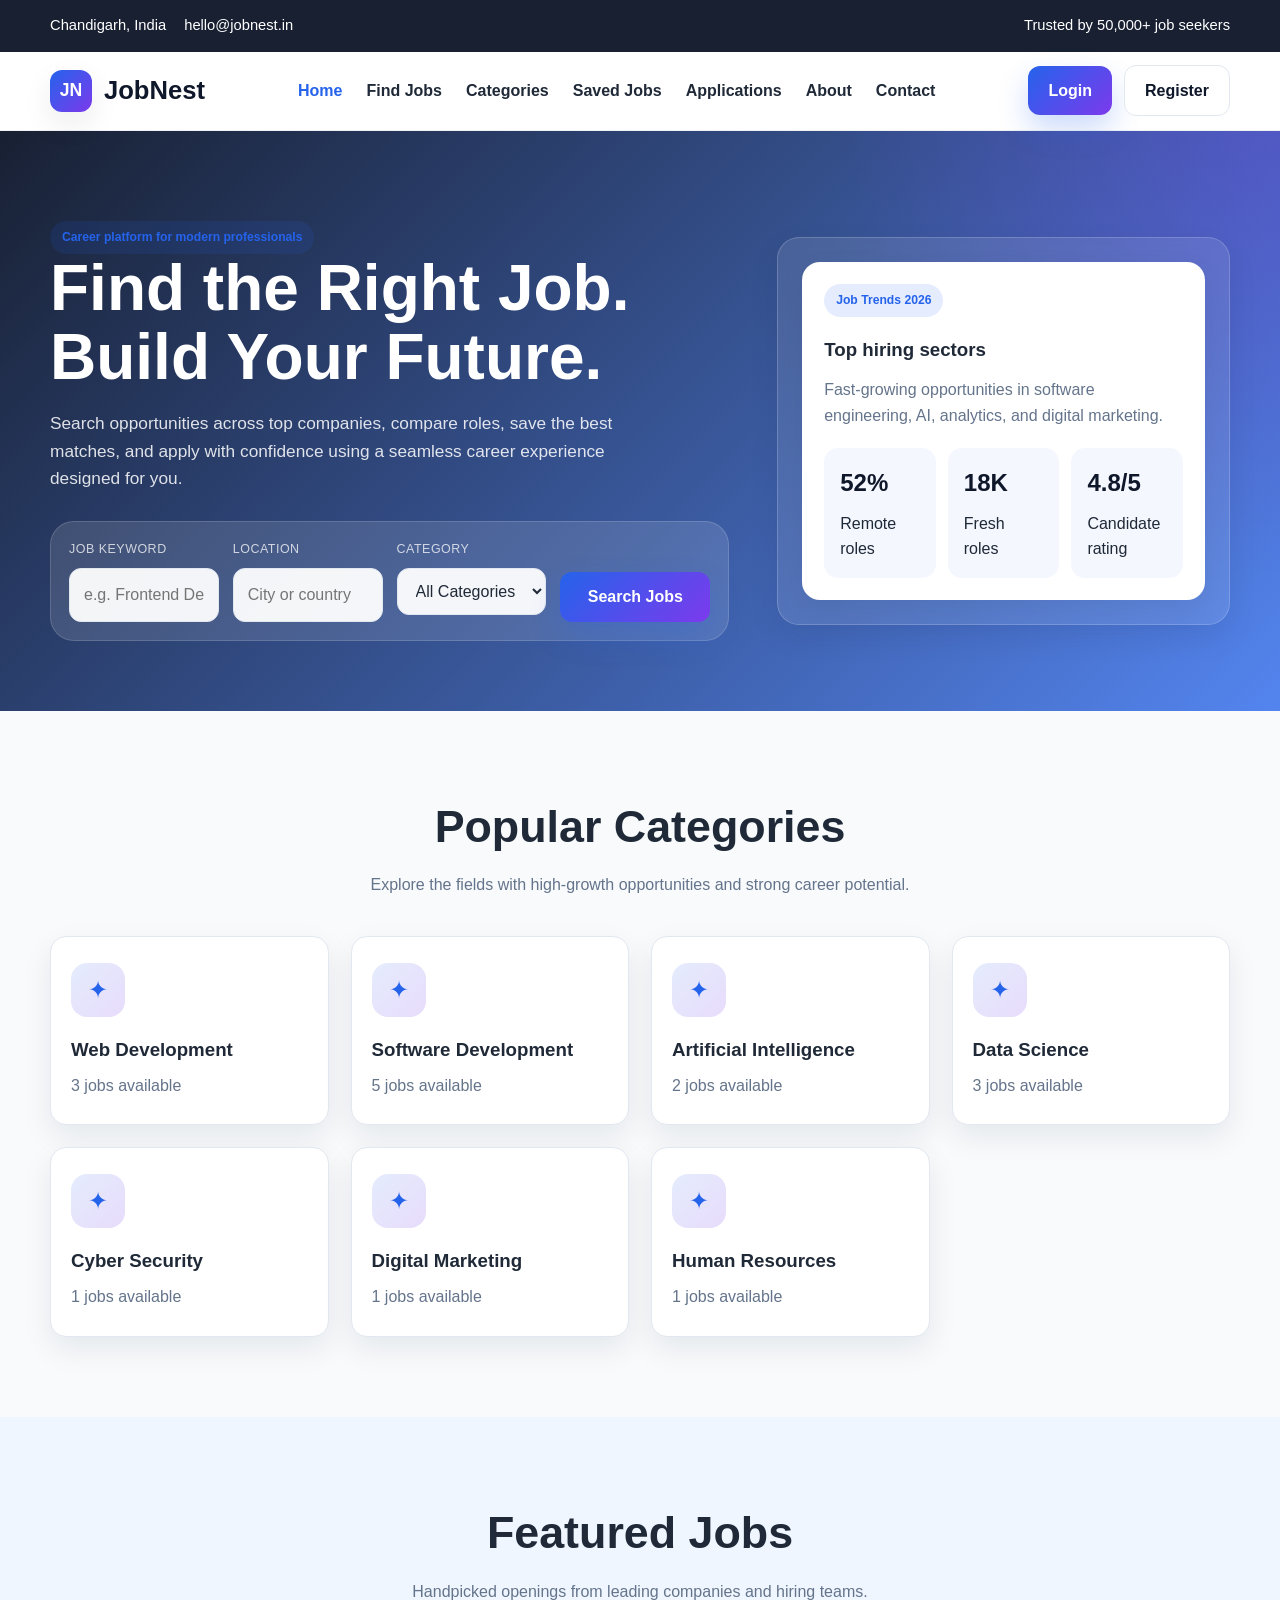
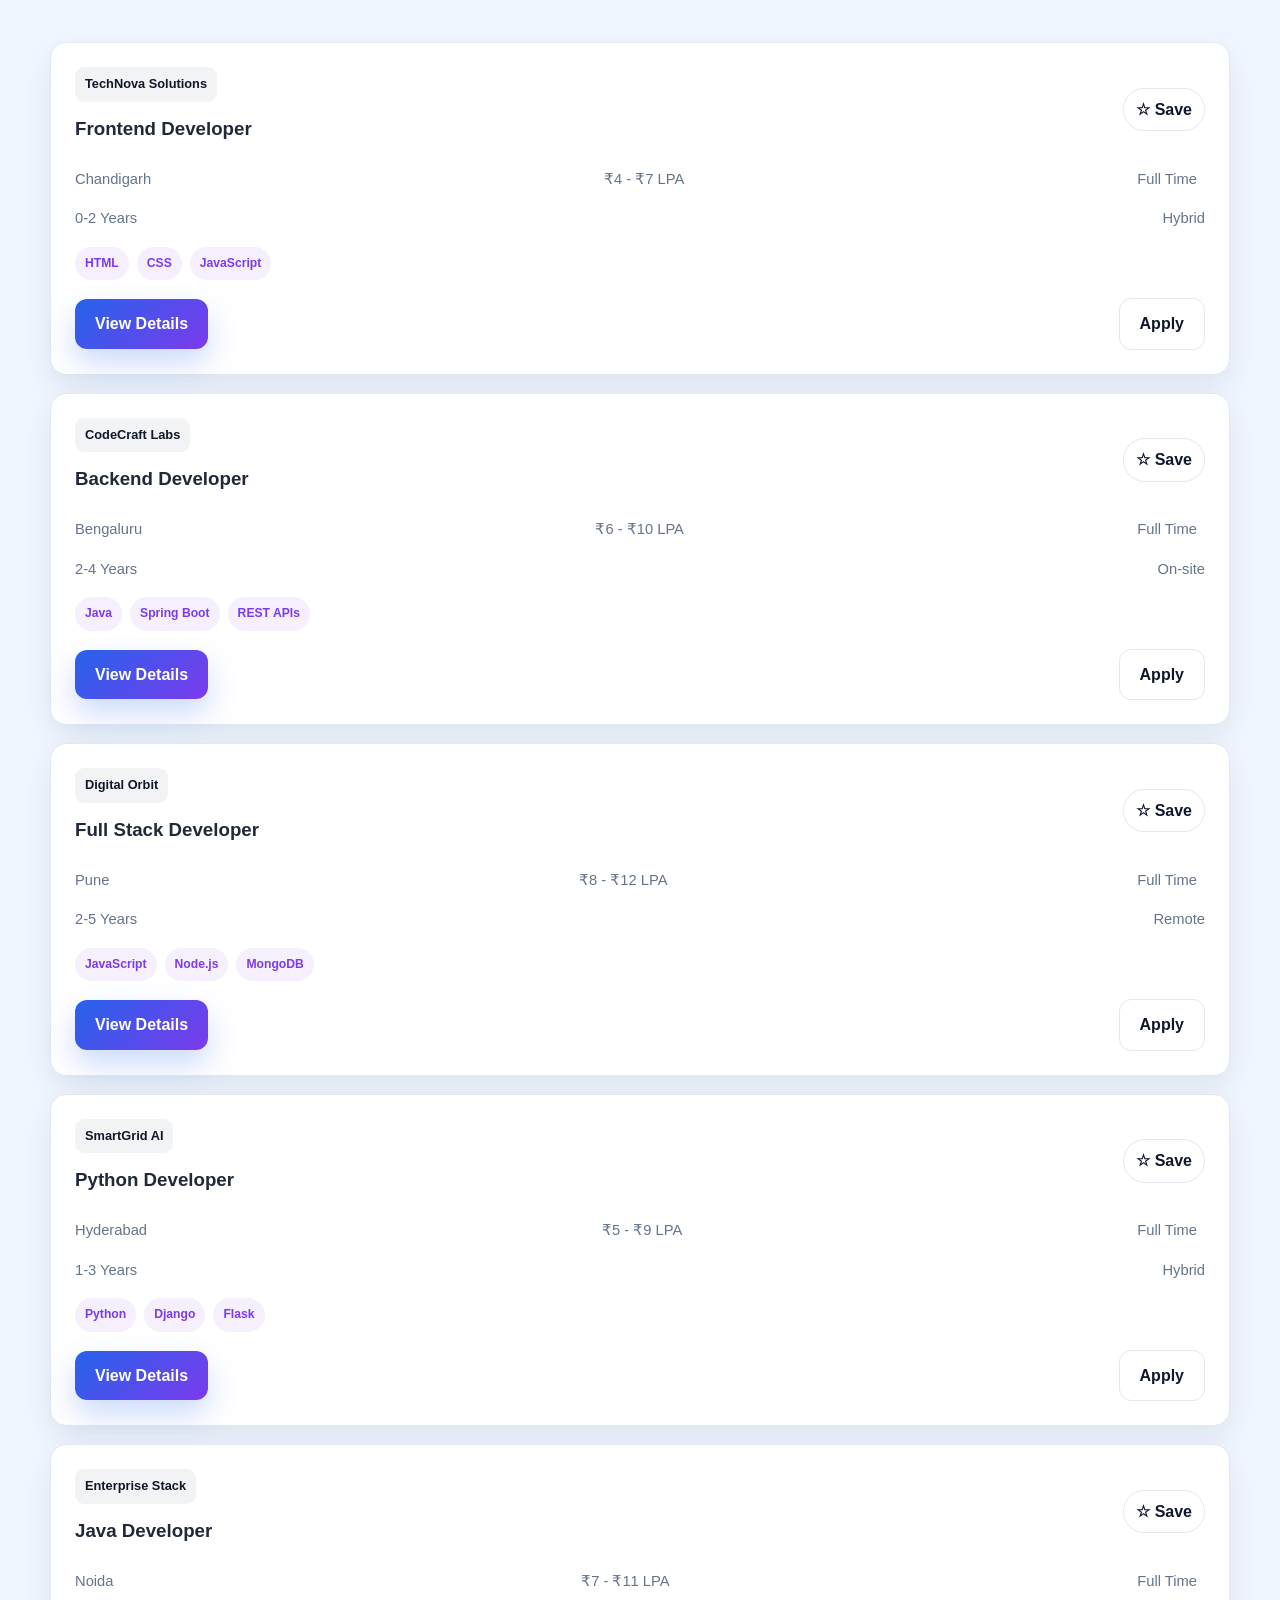
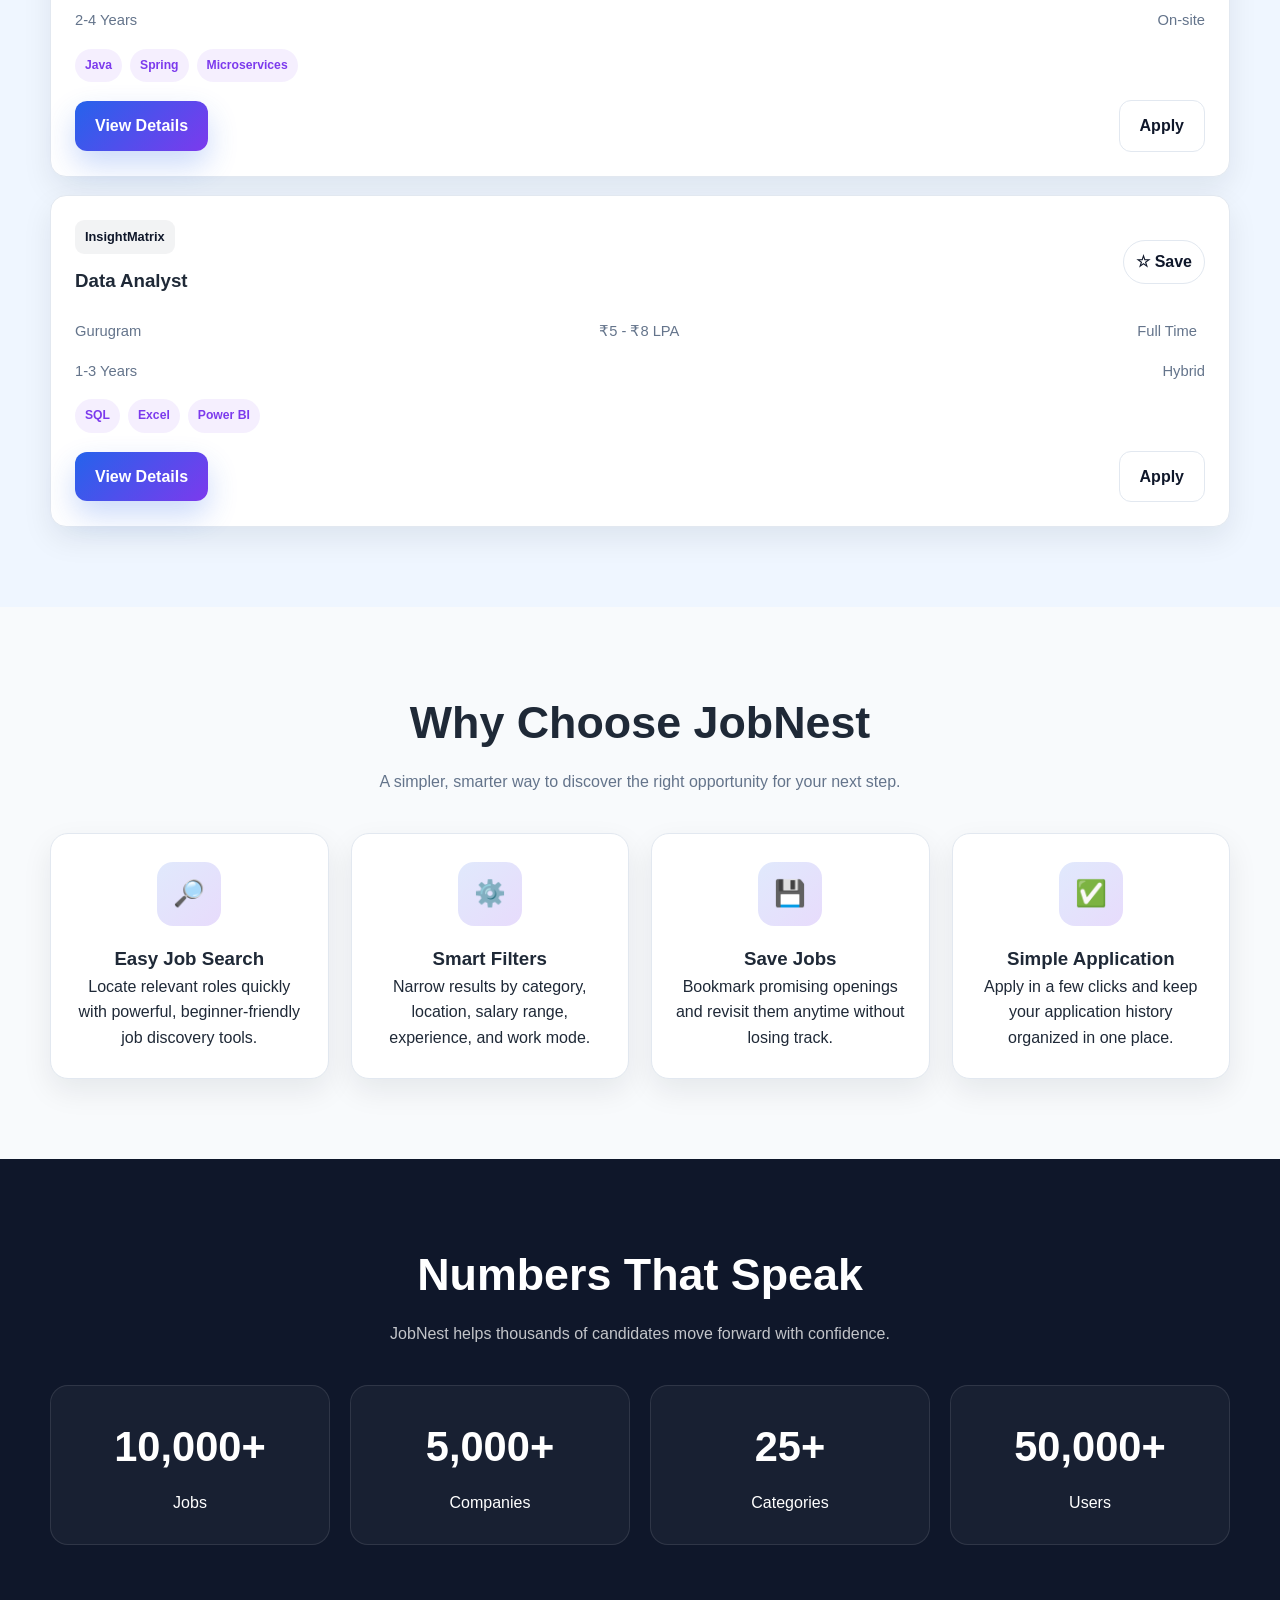
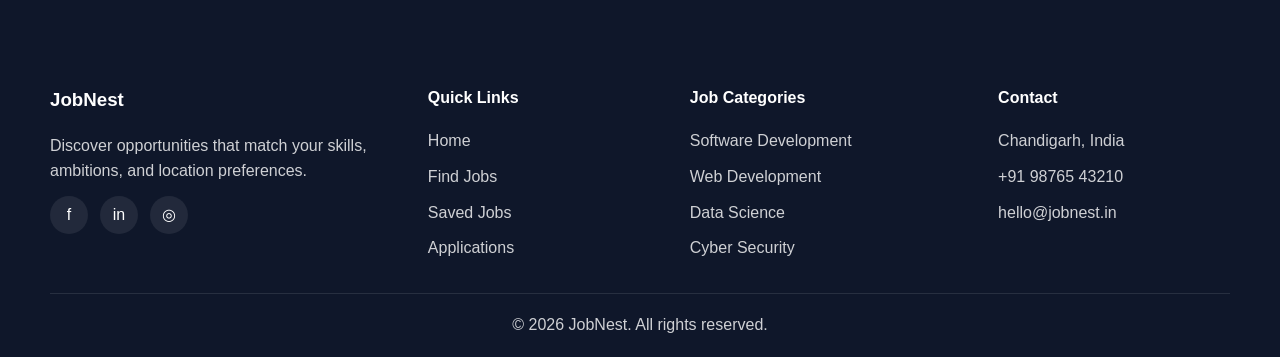
<file: index.html>
<!DOCTYPE html>
<html lang="en">
  <head>
    <meta charset="UTF-8" />
    <meta name="viewport" content="width=device-width, initial-scale=1.0" />
    <title>JobNest | Smart Job Discovery</title>
    <meta name="description" content="JobNest helps job seekers discover opportunities, filter jobs, save favorites, and apply with ease." />
    <link rel="stylesheet" href="css/style.css" />
  </head>
  <body data-page="home">
    <header class="topbar">
      <div class="container topbar-inner">
        <div class="topbar-info">
          <span> Chandigarh, India</span>
          <span>hello@jobnest.in</span>
        </div>
        <span>Trusted by 50,000+ job seekers</span>
      </div>
    </header>

    <header class="header">
      <nav class="navbar container">
        <a href="index.html" class="brand" aria-label="JobNest home">
          <span class="brand-mark">JN</span>
          <span>JobNest</span>
        </a>

        <ul class="nav-menu">
          <li><a class="nav-link active" href="index.html">Home</a></li>
          <li><a class="nav-link" href="jobs.html">Find Jobs</a></li>
          <li><a class="nav-link" href="categories.html">Categories</a></li>
          <li><a class="nav-link" href="saved-jobs.html">Saved Jobs</a></li>
          <li><a class="nav-link" href="applications.html">Applications</a></li>
          <li><a class="nav-link" href="about.html">About</a></li>
          <li><a class="nav-link" href="contact.html">Contact</a></li>
        </ul>

        <div class="nav-actions">
          <a class="btn btn-primary" href="login.html" data-auth-button>Login</a>
          <a class="btn btn-outline" href="register.html" data-auth-button>Register</a>
        </div>

        <button class="menu-toggle" aria-label="Toggle navigation">☰</button>
      </nav>
    </header>

    <main>
      <section class="hero">
        <div class="container hero-inner">
          <div class="hero-copy">
            <span class="badge badge-blue">Career platform for modern professionals</span>
            <h1>Find the Right Job. Build Your Future.</h1>
            <p>
              Search opportunities across top companies, compare roles, save the best matches,
              and apply with confidence using a seamless career experience designed for you.
            </p>

            <form class="hero-search" id="homeSearchForm">
              <div class="input-wrap">
                <label for="homeSearch">Job keyword</label>
                <input class="input" id="homeSearch" type="text" placeholder="e.g. Frontend Developer" />
              </div>

              <div class="input-wrap">
                <label for="homeLocation">Location</label>
                <input class="input" id="homeLocation" type="text" placeholder="City or country" />
              </div>

              <div class="input-wrap">
                <label for="homeCategory">Category</label>
                <select class="select" id="homeCategory">
                  <option value="">All Categories</option>
                  <option value="Software Development">Software Development</option>
                  <option value="Web Development">Web Development</option>
                  <option value="Data Science">Data Science</option>
                  <option value="Artificial Intelligence">Artificial Intelligence</option>
                  <option value="Cyber Security">Cyber Security</option>
                  <option value="Digital Marketing">Digital Marketing</option>
                  <option value="Finance">Finance</option>
                  <option value="Human Resources">Human Resources</option>
                </select>
              </div>

              <button type="submit" class="btn btn-primary">Search Jobs</button>
            </form>
          </div>

          <div class="hero-card">
            <div class="feature-panel">
              <span class="badge badge-blue">Job Trends 2026</span>
              <h3 style="margin: 18px 0 12px;">Top hiring sectors</h3>
              <p>Fast-growing opportunities in software engineering, AI, analytics, and digital marketing.</p>
              <div class="quick-stats">
                <div class="stat-box">
                  <strong>52%</strong>
                  <span>Remote roles</span>
                </div>
                <div class="stat-box">
                  <strong>18K</strong>
                  <span>Fresh roles</span>
                </div>
                <div class="stat-box">
                  <strong>4.8/5</strong>
                  <span>Candidate rating</span>
                </div>
              </div>
            </div>
          </div>
        </div>
      </section>

      <section class="section">
        <div class="container">
          <div class="section-heading">
            <h2>Popular Categories</h2>
            <p>Explore the fields with high-growth opportunities and strong career potential.</p>
          </div>

          <div class="grid-4" id="popularCategories"></div>
        </div>
      </section>

      <section class="section" style="background: #eff6ff;">
        <div class="container">
          <div class="section-heading">
            <h2>Featured Jobs</h2>
            <p>Handpicked openings from leading companies and hiring teams.</p>
          </div>

          <div class="jobs-list" id="featuredJobs"></div>
        </div>
      </section>

      <section class="section">
        <div class="container">
          <div class="section-heading">
            <h2>Why Choose JobNest</h2>
            <p>A simpler, smarter way to discover the right opportunity for your next step.</p>
          </div>

          <div class="feature-grid">
            <div class="feature-item">
              <div class="feature-icon">🔎</div>
              <h3>Easy Job Search</h3>
              <p>Locate relevant roles quickly with powerful, beginner-friendly job discovery tools.</p>
            </div>
            <div class="feature-item">
              <div class="feature-icon">⚙️</div>
              <h3>Smart Filters</h3>
              <p>Narrow results by category, location, salary range, experience, and work mode.</p>
            </div>
            <div class="feature-item">
              <div class="feature-icon">💾</div>
              <h3>Save Jobs</h3>
              <p>Bookmark promising openings and revisit them anytime without losing track.</p>
            </div>
            <div class="feature-item">
              <div class="feature-icon">✅</div>
              <h3>Simple Application</h3>
              <p>Apply in a few clicks and keep your application history organized in one place.</p>
            </div>
          </div>
        </div>
      </section>

      <section class="section stats-section">
        <div class="container">
          <div class="section-heading" style="color: white;">
            <h2>Numbers That Speak</h2>
            <p style="color: rgba(255,255,255,0.75);">JobNest helps thousands of candidates move forward with confidence.</p>
          </div>

          <div class="stats-grid">
            <div class="stat-card">
              <strong>10,000+</strong>
              <span>Jobs</span>
            </div>
            <div class="stat-card">
              <strong>5,000+</strong>
              <span>Companies</span>
            </div>
            <div class="stat-card">
              <strong>25+</strong>
              <span>Categories</span>
            </div>
            <div class="stat-card">
              <strong>50,000+</strong>
              <span>Users</span>
            </div>
          </div>
        </div>
      </section>
    </main>

    <footer class="footer">
      <div class="container footer-grid">
        <div>
          <h3>JobNest</h3>
          <p>Discover opportunities that match your skills, ambitions, and location preferences.</p>
          <div class="social-links">
            <a href="#" aria-label="Facebook">f</a>
            <a href="#" aria-label="LinkedIn">in</a>
            <a href="#" aria-label="Instagram">◎</a>
          </div>
        </div>

        <div>
          <h4>Quick Links</h4>
          <ul>
            <li><a href="index.html">Home</a></li>
            <li><a href="jobs.html">Find Jobs</a></li>
            <li><a href="saved-jobs.html">Saved Jobs</a></li>
            <li><a href="applications.html">Applications</a></li>
          </ul>
        </div>

        <div>
          <h4>Job Categories</h4>
          <ul>
            <li><a href="jobs.html?category=Software%20Development">Software Development</a></li>
            <li><a href="jobs.html?category=Web%20Development">Web Development</a></li>
            <li><a href="jobs.html?category=Data%20Science">Data Science</a></li>
            <li><a href="jobs.html?category=Cyber%20Security">Cyber Security</a></li>
          </ul>
        </div>

        <div>
          <h4>Contact</h4>
          <ul>
            <li> Chandigarh, India</li>
            <li> +91 98765 43210</li>
            <li> hello@jobnest.in</li>
          </ul>
        </div>
      </div>

      <div class="container footer-bottom">
        © 2026 JobNest. All rights reserved.
      </div>
    </footer>

    <script src="js/jobs.js"></script>
    <script src="js/script.js"></script>
  </body>
</html>
</file>
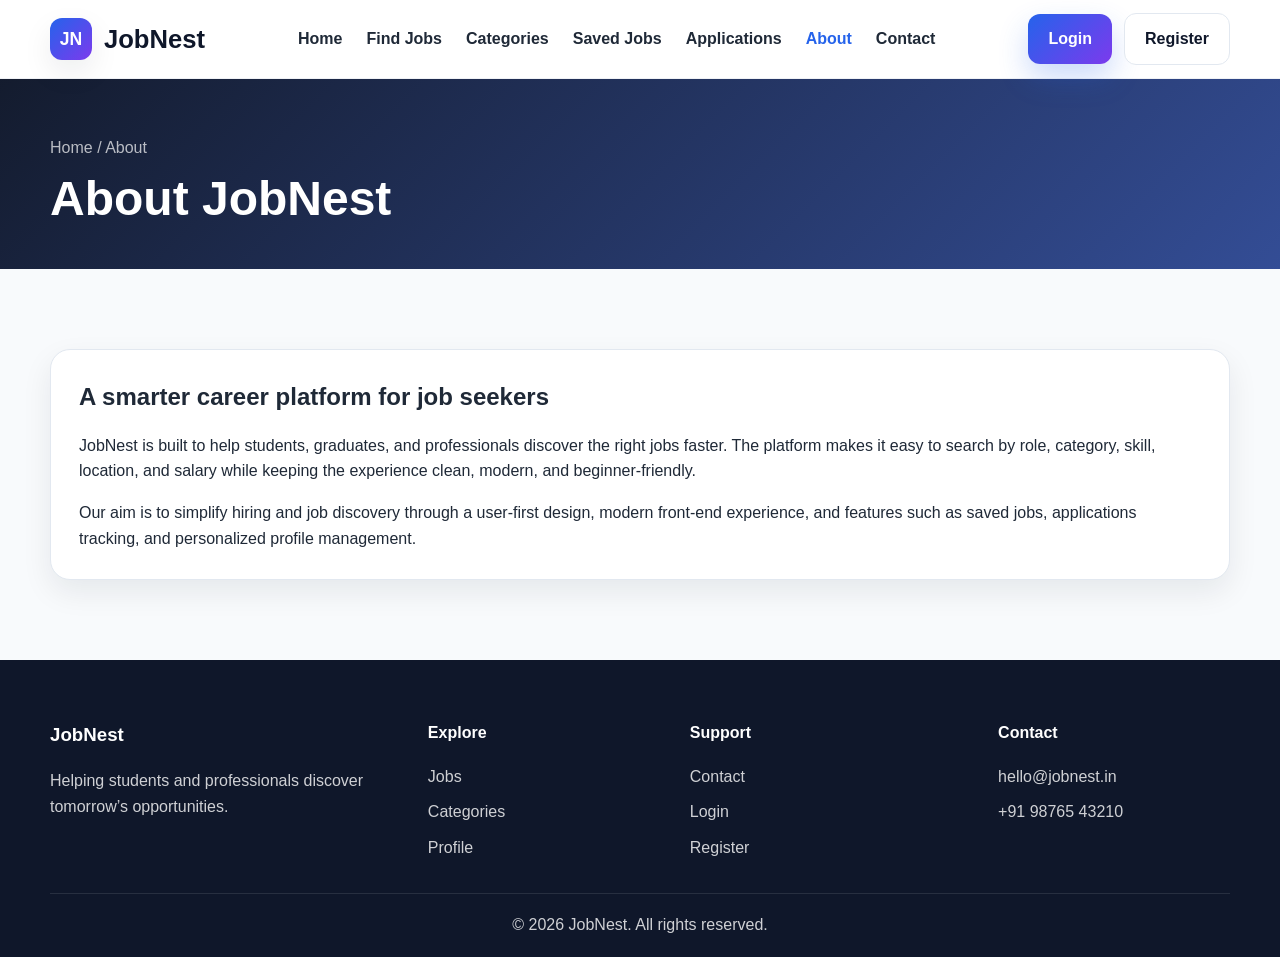
<file: about.html>
<!DOCTYPE html>
<html lang="en">
  <head>
    <meta charset="UTF-8" />
    <meta name="viewport" content="width=device-width, initial-scale=1.0" />
    <title>About | JobNest</title>
    <meta name="description" content="Learn more about JobNest and our goal to simplify job discovery for candidates." />
    <link rel="stylesheet" href="css/style.css" />
  </head>
  <body data-page="about">
    <header class="header">
      <nav class="navbar container">
        <a href="index.html" class="brand" aria-label="JobNest home">
          <span class="brand-mark">JN</span>
          <span>JobNest</span>
        </a>

        <ul class="nav-menu">
          <li><a class="nav-link" href="index.html">Home</a></li>
          <li><a class="nav-link" href="jobs.html">Find Jobs</a></li>
          <li><a class="nav-link" href="categories.html">Categories</a></li>
          <li><a class="nav-link" href="saved-jobs.html">Saved Jobs</a></li>
          <li><a class="nav-link" href="applications.html">Applications</a></li>
          <li><a class="nav-link active" href="about.html">About</a></li>
          <li><a class="nav-link" href="contact.html">Contact</a></li>
        </ul>

        <div class="nav-actions">
          <a class="btn btn-primary" href="login.html" data-auth-button>Login</a>
          <a class="btn btn-outline" href="register.html" data-auth-button>Register</a>
        </div>

        <button class="menu-toggle" aria-label="Toggle navigation">☰</button>
      </nav>
    </header>

    <main>
      <section class="page-hero">
        <div class="container">
          <div>
            <div class="page-crumb">Home / About</div>
            <h1>About JobNest</h1>
          </div>
        </div>
      </section>

      <section class="section">
        <div class="container">
          <div class="contact-card">
            <h2 style="margin-bottom: 16px;">A smarter career platform for job seekers</h2>
            <p>JobNest is built to help students, graduates, and professionals discover the right jobs faster. The platform makes it easy to search by role, category, skill, location, and salary while keeping the experience clean, modern, and beginner-friendly.</p>
            <p style="margin-top: 16px;">Our aim is to simplify hiring and job discovery through a user-first design, modern front-end experience, and features such as saved jobs, applications tracking, and personalized profile management.</p>
          </div>
        </div>
      </section>
    </main>

    <footer class="footer">
      <div class="container footer-grid">
        <div>
          <h3>JobNest</h3>
          <p>Helping students and professionals discover tomorrow’s opportunities.</p>
        </div>
        <div>
          <h4>Explore</h4>
          <ul>
            <li><a href="jobs.html">Jobs</a></li>
            <li><a href="categories.html">Categories</a></li>
            <li><a href="profile.html">Profile</a></li>
          </ul>
        </div>
        <div>
          <h4>Support</h4>
          <ul>
            <li><a href="contact.html">Contact</a></li>
            <li><a href="login.html">Login</a></li>
            <li><a href="register.html">Register</a></li>
          </ul>
        </div>
        <div>
          <h4>Contact</h4>
          <ul>
            <li>hello@jobnest.in</li>
            <li>+91 98765 43210</li>
          </ul>
        </div>
      </div>
      <div class="container footer-bottom">© 2026 JobNest. All rights reserved.</div>
    </footer>

    <script src="js/jobs.js"></script>
    <script src="js/script.js"></script>
  </body>
</html>
</file>
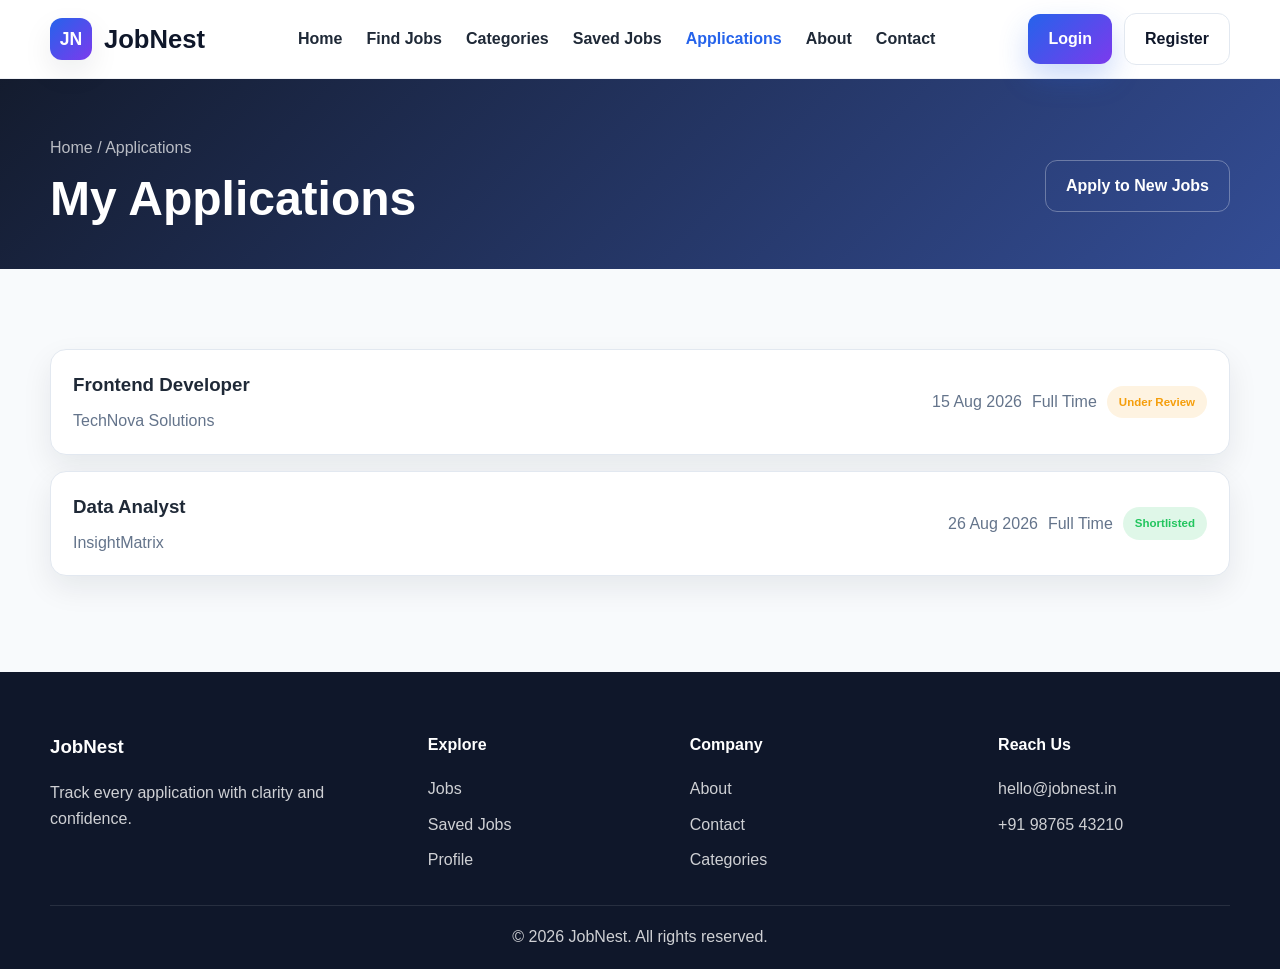
<file: applications.html>
<!DOCTYPE html>
<html lang="en">
  <head>
    <meta charset="UTF-8" />
    <meta name="viewport" content="width=device-width, initial-scale=1.0" />
    <title>Applications | JobNest</title>
    <meta name="description" content="Track your submitted job applications." />
    <link rel="stylesheet" href="css/style.css" />
  </head>
  <body data-page="applications">
    <header class="header">
      <nav class="navbar container">
        <a href="index.html" class="brand" aria-label="JobNest home">
          <span class="brand-mark">JN</span>
          <span>JobNest</span>
        </a>

        <ul class="nav-menu">
          <li><a class="nav-link" href="index.html">Home</a></li>
          <li><a class="nav-link" href="jobs.html">Find Jobs</a></li>
          <li><a class="nav-link" href="categories.html">Categories</a></li>
          <li><a class="nav-link" href="saved-jobs.html">Saved Jobs</a></li>
          <li><a class="nav-link active" href="applications.html">Applications</a></li>
          <li><a class="nav-link" href="about.html">About</a></li>
          <li><a class="nav-link" href="contact.html">Contact</a></li>
        </ul>

        <div class="nav-actions">
          <a class="btn btn-primary" href="login.html" data-auth-button>Login</a>
          <a class="btn btn-outline" href="register.html" data-auth-button>Register</a>
        </div>

        <button class="menu-toggle" aria-label="Toggle navigation">☰</button>
      </nav>
    </header>

    <main>
      <section class="page-hero">
        <div class="container">
          <div>
            <div class="page-crumb">Home / Applications</div>
            <h1>My Applications</h1>
          </div>
          <a href="jobs.html" class="btn btn-outline" style="color: white; border-color: rgba(255,255,255,0.3); background: transparent;">Apply to New Jobs</a>
        </div>
      </section>

      <section class="section">
        <div class="container">
          <div id="applicationsList"></div>
        </div>
      </section>
    </main>

    <footer class="footer">
      <div class="container footer-grid">
        <div>
          <h3>JobNest</h3>
          <p>Track every application with clarity and confidence.</p>
        </div>
        <div>
          <h4>Explore</h4>
          <ul>
            <li><a href="jobs.html">Jobs</a></li>
            <li><a href="saved-jobs.html">Saved Jobs</a></li>
            <li><a href="profile.html">Profile</a></li>
          </ul>
        </div>
        <div>
          <h4>Company</h4>
          <ul>
            <li><a href="about.html">About</a></li>
            <li><a href="contact.html">Contact</a></li>
            <li><a href="categories.html">Categories</a></li>
          </ul>
        </div>
        <div>
          <h4>Reach Us</h4>
          <ul>
            <li>hello@jobnest.in</li>
            <li>+91 98765 43210</li>
          </ul>
        </div>
      </div>
      <div class="container footer-bottom">© 2026 JobNest. All rights reserved.</div>
    </footer>

    <script src="js/jobs.js"></script>
    <script src="js/script.js"></script>
  </body>
</html>
</file>
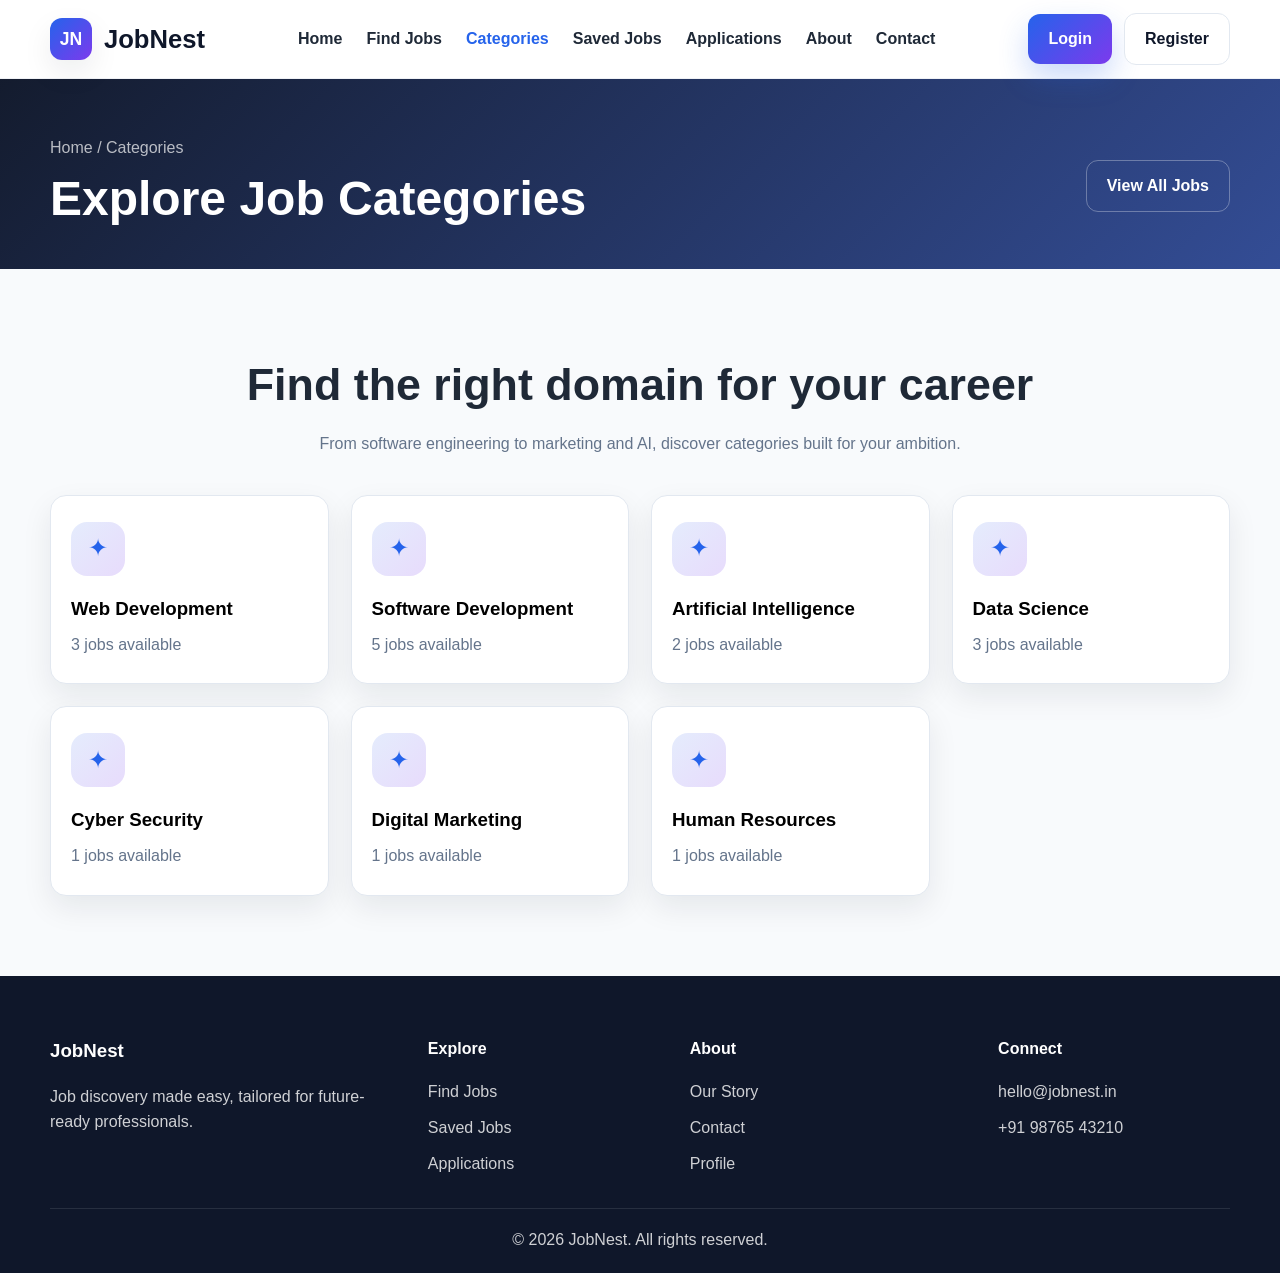
<file: categories.html>
<!DOCTYPE html>
<html lang="en">
  <head>
    <meta charset="UTF-8" />
    <meta name="viewport" content="width=device-width, initial-scale=1.0" />
    <title>Job Categories | JobNest</title>
    <meta name="description" content="Browse job categories on JobNest." />
    <link rel="stylesheet" href="css/style.css" />
  </head>
  <body data-page="categories">
    <header class="header">
      <nav class="navbar container">
        <a href="index.html" class="brand" aria-label="JobNest home">
          <span class="brand-mark">JN</span>
          <span>JobNest</span>
        </a>

        <ul class="nav-menu">
          <li><a class="nav-link" href="index.html">Home</a></li>
          <li><a class="nav-link" href="jobs.html">Find Jobs</a></li>
          <li><a class="nav-link active" href="categories.html">Categories</a></li>
          <li><a class="nav-link" href="saved-jobs.html">Saved Jobs</a></li>
          <li><a class="nav-link" href="applications.html">Applications</a></li>
          <li><a class="nav-link" href="about.html">About</a></li>
          <li><a class="nav-link" href="contact.html">Contact</a></li>
        </ul>

        <div class="nav-actions">
          <a class="btn btn-primary" href="login.html" data-auth-button>Login</a>
          <a class="btn btn-outline" href="register.html" data-auth-button>Register</a>
        </div>

        <button class="menu-toggle" aria-label="Toggle navigation">☰</button>
      </nav>
    </header>

    <main>
      <section class="page-hero">
        <div class="container">
          <div>
            <div class="page-crumb">Home / Categories</div>
            <h1>Explore Job Categories</h1>
          </div>
          <a href="jobs.html" class="btn btn-outline" style="color: white; border-color: rgba(255,255,255,0.3); background: transparent;">View All Jobs</a>
        </div>
      </section>

      <section class="section">
        <div class="container">
          <div class="section-heading">
            <h2>Find the right domain for your career</h2>
            <p>From software engineering to marketing and AI, discover categories built for your ambition.</p>
          </div>

          <div class="grid-4" id="categoryGrid"></div>
        </div>
      </section>
    </main>

    <footer class="footer">
      <div class="container footer-grid">
        <div>
          <h3>JobNest</h3>
          <p>Job discovery made easy, tailored for future-ready professionals.</p>
        </div>
        <div>
          <h4>Explore</h4>
          <ul>
            <li><a href="jobs.html">Find Jobs</a></li>
            <li><a href="saved-jobs.html">Saved Jobs</a></li>
            <li><a href="applications.html">Applications</a></li>
          </ul>
        </div>
        <div>
          <h4>About</h4>
          <ul>
            <li><a href="about.html">Our Story</a></li>
            <li><a href="contact.html">Contact</a></li>
            <li><a href="profile.html">Profile</a></li>
          </ul>
        </div>
        <div>
          <h4>Connect</h4>
          <ul>
            <li>hello@jobnest.in</li>
            <li>+91 98765 43210</li>
          </ul>
        </div>
      </div>
      <div class="container footer-bottom">© 2026 JobNest. All rights reserved.</div>
    </footer>

    <script src="js/jobs.js"></script>
    <script src="js/script.js"></script>
  </body>
</html>
</file>
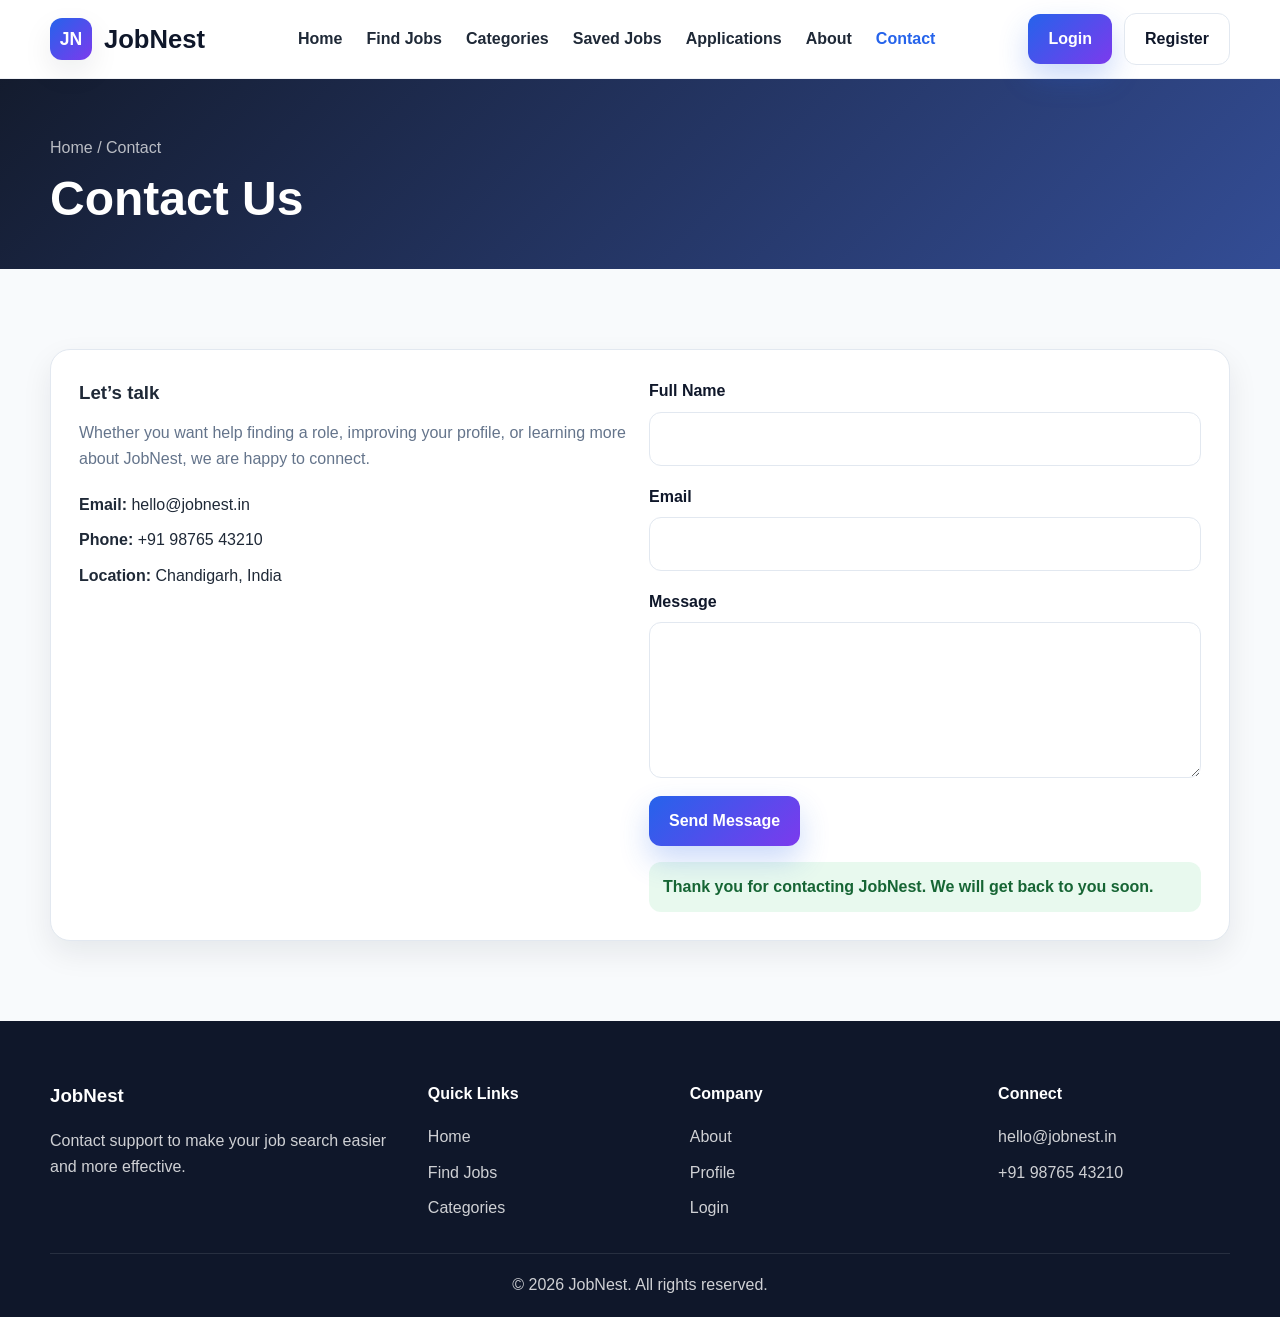
<file: contact.html>
<!DOCTYPE html>
<html lang="en">
  <head>
    <meta charset="UTF-8" />
    <meta name="viewport" content="width=device-width, initial-scale=1.0" />
    <title>Contact | JobNest</title>
    <meta name="description" content="Contact JobNest for support or partnership inquiries." />
    <link rel="stylesheet" href="css/style.css" />
  </head>
  <body data-page="contact">
    <header class="header">
      <nav class="navbar container">
        <a href="index.html" class="brand" aria-label="JobNest home">
          <span class="brand-mark">JN</span>
          <span>JobNest</span>
        </a>

        <ul class="nav-menu">
          <li><a class="nav-link" href="index.html">Home</a></li>
          <li><a class="nav-link" href="jobs.html">Find Jobs</a></li>
          <li><a class="nav-link" href="categories.html">Categories</a></li>
          <li><a class="nav-link" href="saved-jobs.html">Saved Jobs</a></li>
          <li><a class="nav-link" href="applications.html">Applications</a></li>
          <li><a class="nav-link" href="about.html">About</a></li>
          <li><a class="nav-link active" href="contact.html">Contact</a></li>
        </ul>

        <div class="nav-actions">
          <a class="btn btn-primary" href="login.html" data-auth-button>Login</a>
          <a class="btn btn-outline" href="register.html" data-auth-button>Register</a>
        </div>

        <button class="menu-toggle" aria-label="Toggle navigation">☰</button>
      </nav>
    </header>

    <main>
      <section class="page-hero">
        <div class="container">
          <div>
            <div class="page-crumb">Home / Contact</div>
            <h1>Contact Us</h1>
          </div>
        </div>
      </section>

      <section class="section">
        <div class="container contact-card">
          <div class="form-grid">
            <div>
              <h3>Let’s talk</h3>
              <p style="margin-top: 12px; color: var(--muted);">Whether you want help finding a role, improving your profile, or learning more about JobNest, we are happy to connect.</p>
              <ul class="detail-list" style="margin-top: 20px;">
                <li><strong>Email:</strong> hello@jobnest.in</li>
                <li><strong>Phone:</strong> +91 98765 43210</li>
                <li><strong>Location:</strong> Chandigarh, India</li>
              </ul>
            </div>

            <form id="contactForm">
              <div class="form-group">
                <label for="contactName">Full Name</label>
                <input class="input" id="contactName" type="text" required />
              </div>
              <div class="form-group">
                <label for="contactEmail">Email</label>
                <input class="input" id="contactEmail" type="email" required />
              </div>
              <div class="form-group">
                <label for="contactMessageInput">Message</label>
                <textarea class="textarea" id="contactMessageInput" rows="5" required></textarea>
              </div>
              <button type="submit" class="btn btn-primary">Send Message</button>
              <div id="contactMessage" class="form-message success">Thank you for contacting JobNest. We will get back to you soon.</div>
            </form>
          </div>
        </div>
      </section>
    </main>

    <footer class="footer">
      <div class="container footer-grid">
        <div>
          <h3>JobNest</h3>
          <p>Contact support to make your job search easier and more effective.</p>
        </div>
        <div>
          <h4>Quick Links</h4>
          <ul>
            <li><a href="index.html">Home</a></li>
            <li><a href="jobs.html">Find Jobs</a></li>
            <li><a href="categories.html">Categories</a></li>
          </ul>
        </div>
        <div>
          <h4>Company</h4>
          <ul>
            <li><a href="about.html">About</a></li>
            <li><a href="profile.html">Profile</a></li>
            <li><a href="login.html">Login</a></li>
          </ul>
        </div>
        <div>
          <h4>Connect</h4>
          <ul>
            <li>hello@jobnest.in</li>
            <li>+91 98765 43210</li>
          </ul>
        </div>
      </div>
      <div class="container footer-bottom">© 2026 JobNest. All rights reserved.</div>
    </footer>

    <script src="js/jobs.js"></script>
    <script src="js/script.js"></script>
  </body>
</html>
</file>
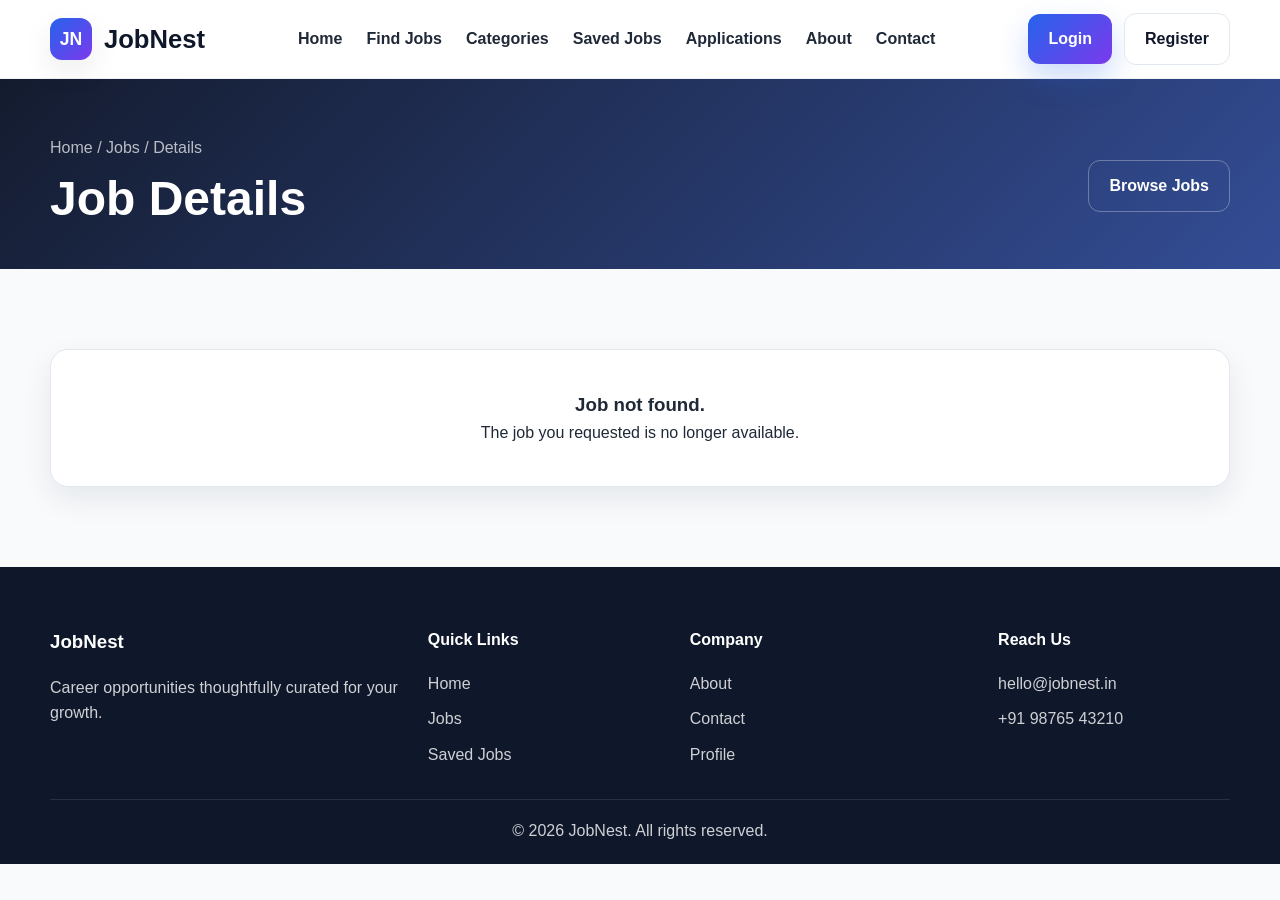
<file: job-details.html>
<!DOCTYPE html>
<html lang="en">
  <head>
    <meta charset="UTF-8" />
    <meta name="viewport" content="width=device-width, initial-scale=1.0" />
    <title>Job Details | JobNest</title>
    <meta name="description" content="Explore detailed information about a job listing." />
    <link rel="stylesheet" href="css/style.css" />
  </head>
  <body data-page="job-details">
    <header class="header">
      <nav class="navbar container">
        <a href="index.html" class="brand" aria-label="JobNest home">
          <span class="brand-mark">JN</span>
          <span>JobNest</span>
        </a>

        <ul class="nav-menu">
          <li><a class="nav-link" href="index.html">Home</a></li>
          <li><a class="nav-link" href="jobs.html">Find Jobs</a></li>
          <li><a class="nav-link" href="categories.html">Categories</a></li>
          <li><a class="nav-link" href="saved-jobs.html">Saved Jobs</a></li>
          <li><a class="nav-link" href="applications.html">Applications</a></li>
          <li><a class="nav-link" href="about.html">About</a></li>
          <li><a class="nav-link" href="contact.html">Contact</a></li>
        </ul>

        <div class="nav-actions">
          <a class="btn btn-primary" href="login.html" data-auth-button>Login</a>
          <a class="btn btn-outline" href="register.html" data-auth-button>Register</a>
        </div>

        <button class="menu-toggle" aria-label="Toggle navigation">☰</button>
      </nav>
    </header>

    <main>
      <section class="page-hero">
        <div class="container">
          <div>
            <div class="page-crumb">Home / Jobs / Details</div>
            <h1>Job Details</h1>
          </div>
          <a href="jobs.html" class="btn btn-outline" style="color: white; border-color: rgba(255,255,255,0.3); background: transparent;">Browse Jobs</a>
        </div>
      </section>

      <section class="section">
        <div class="container" id="jobDetailContent"></div>
      </section>
    </main>

    <footer class="footer">
      <div class="container footer-grid">
        <div>
          <h3>JobNest</h3>
          <p>Career opportunities thoughtfully curated for your growth.</p>
        </div>
        <div>
          <h4>Quick Links</h4>
          <ul>
            <li><a href="index.html">Home</a></li>
            <li><a href="jobs.html">Jobs</a></li>
            <li><a href="saved-jobs.html">Saved Jobs</a></li>
          </ul>
        </div>
        <div>
          <h4>Company</h4>
          <ul>
            <li><a href="about.html">About</a></li>
            <li><a href="contact.html">Contact</a></li>
            <li><a href="profile.html">Profile</a></li>
          </ul>
        </div>
        <div>
          <h4>Reach Us</h4>
          <ul>
            <li>hello@jobnest.in</li>
            <li>+91 98765 43210</li>
          </ul>
        </div>
      </div>
      <div class="container footer-bottom">© 2026 JobNest. All rights reserved.</div>
    </footer>

    <script src="js/jobs.js"></script>
    <script src="js/script.js"></script>
  </body>
</html>
</file>
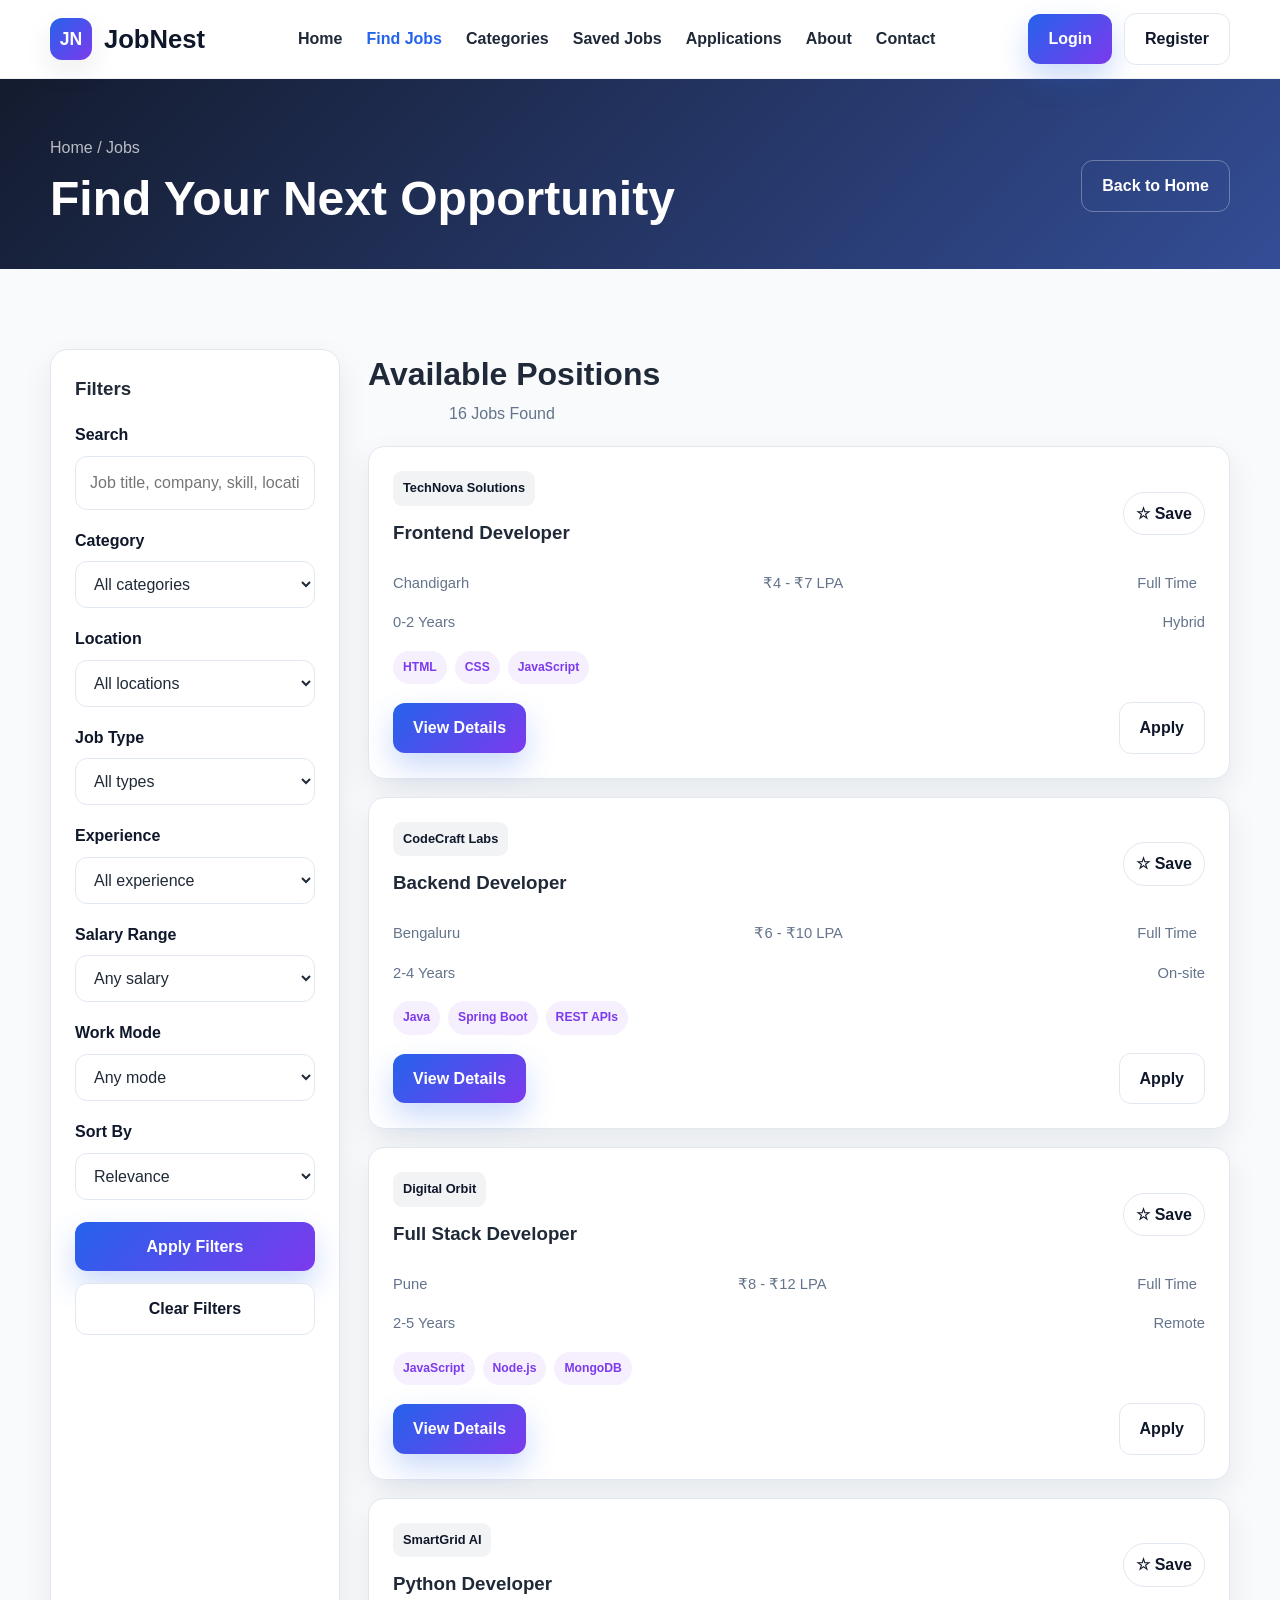
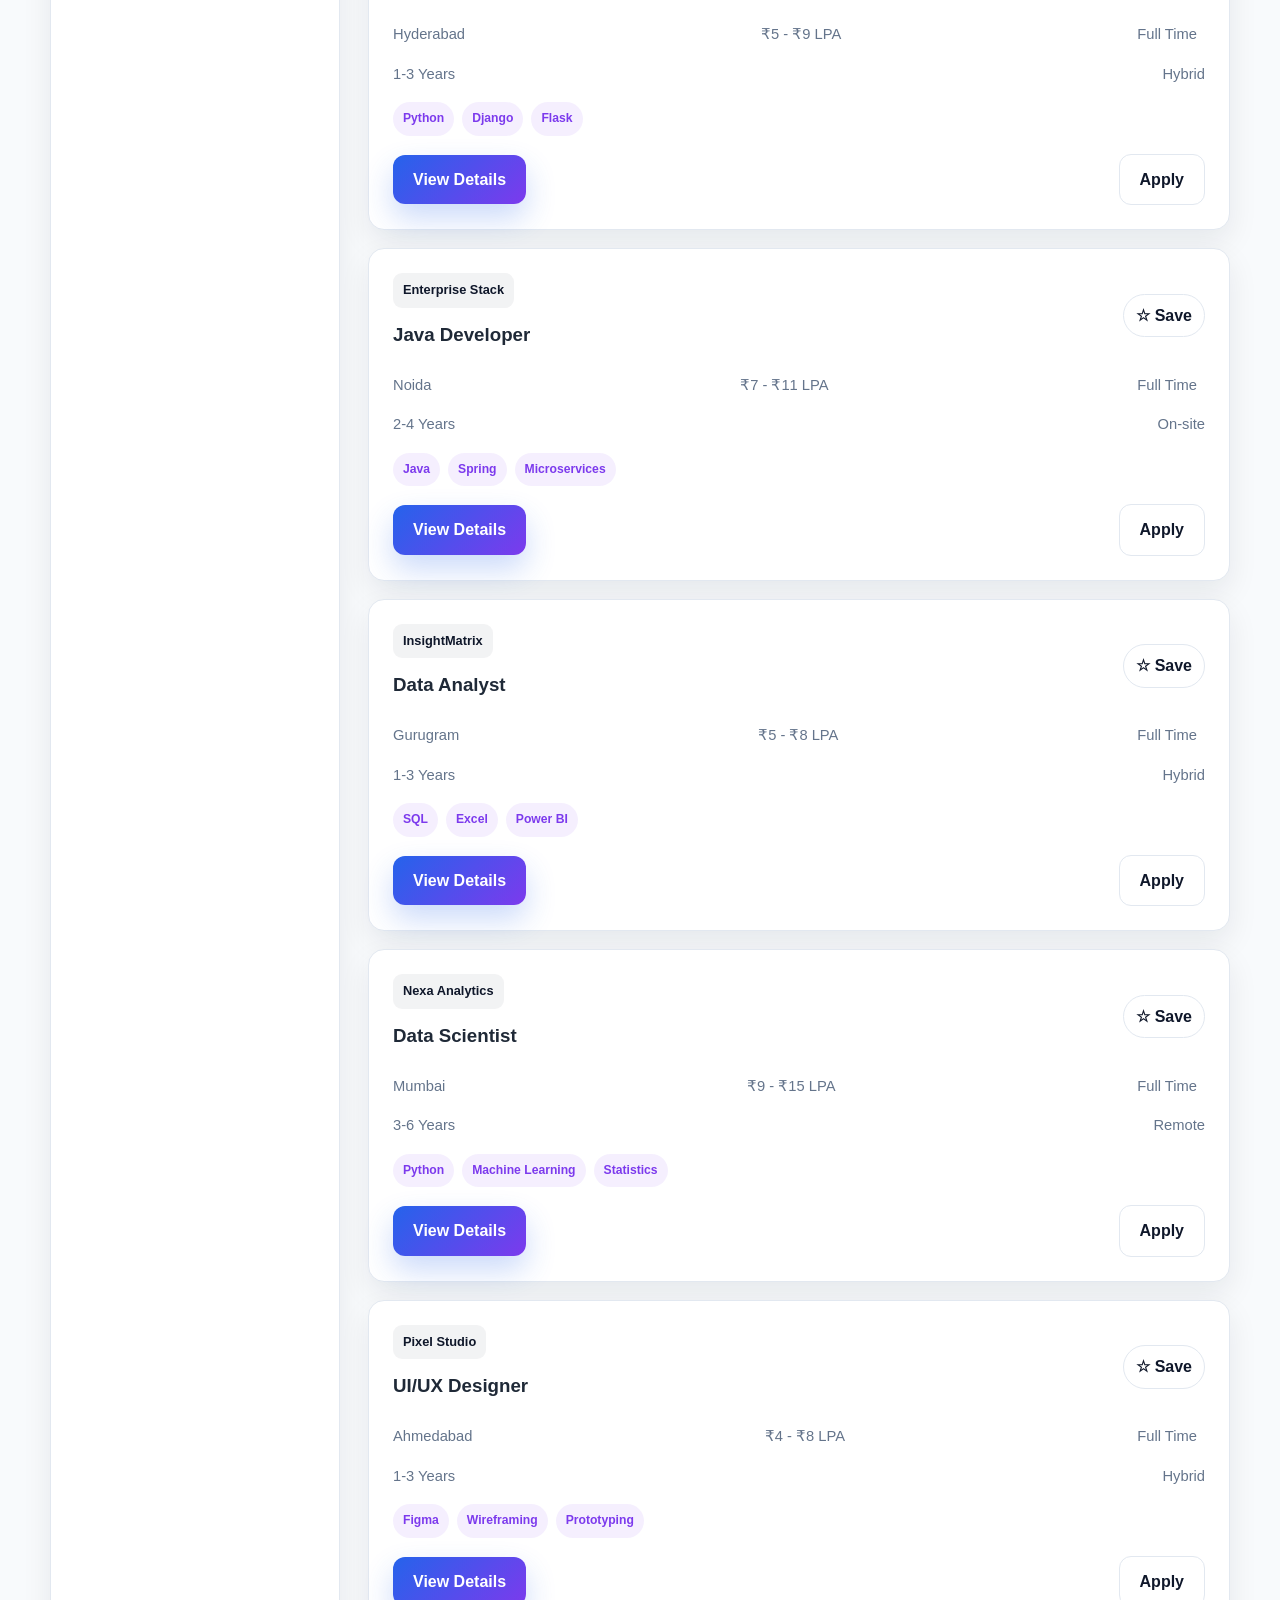
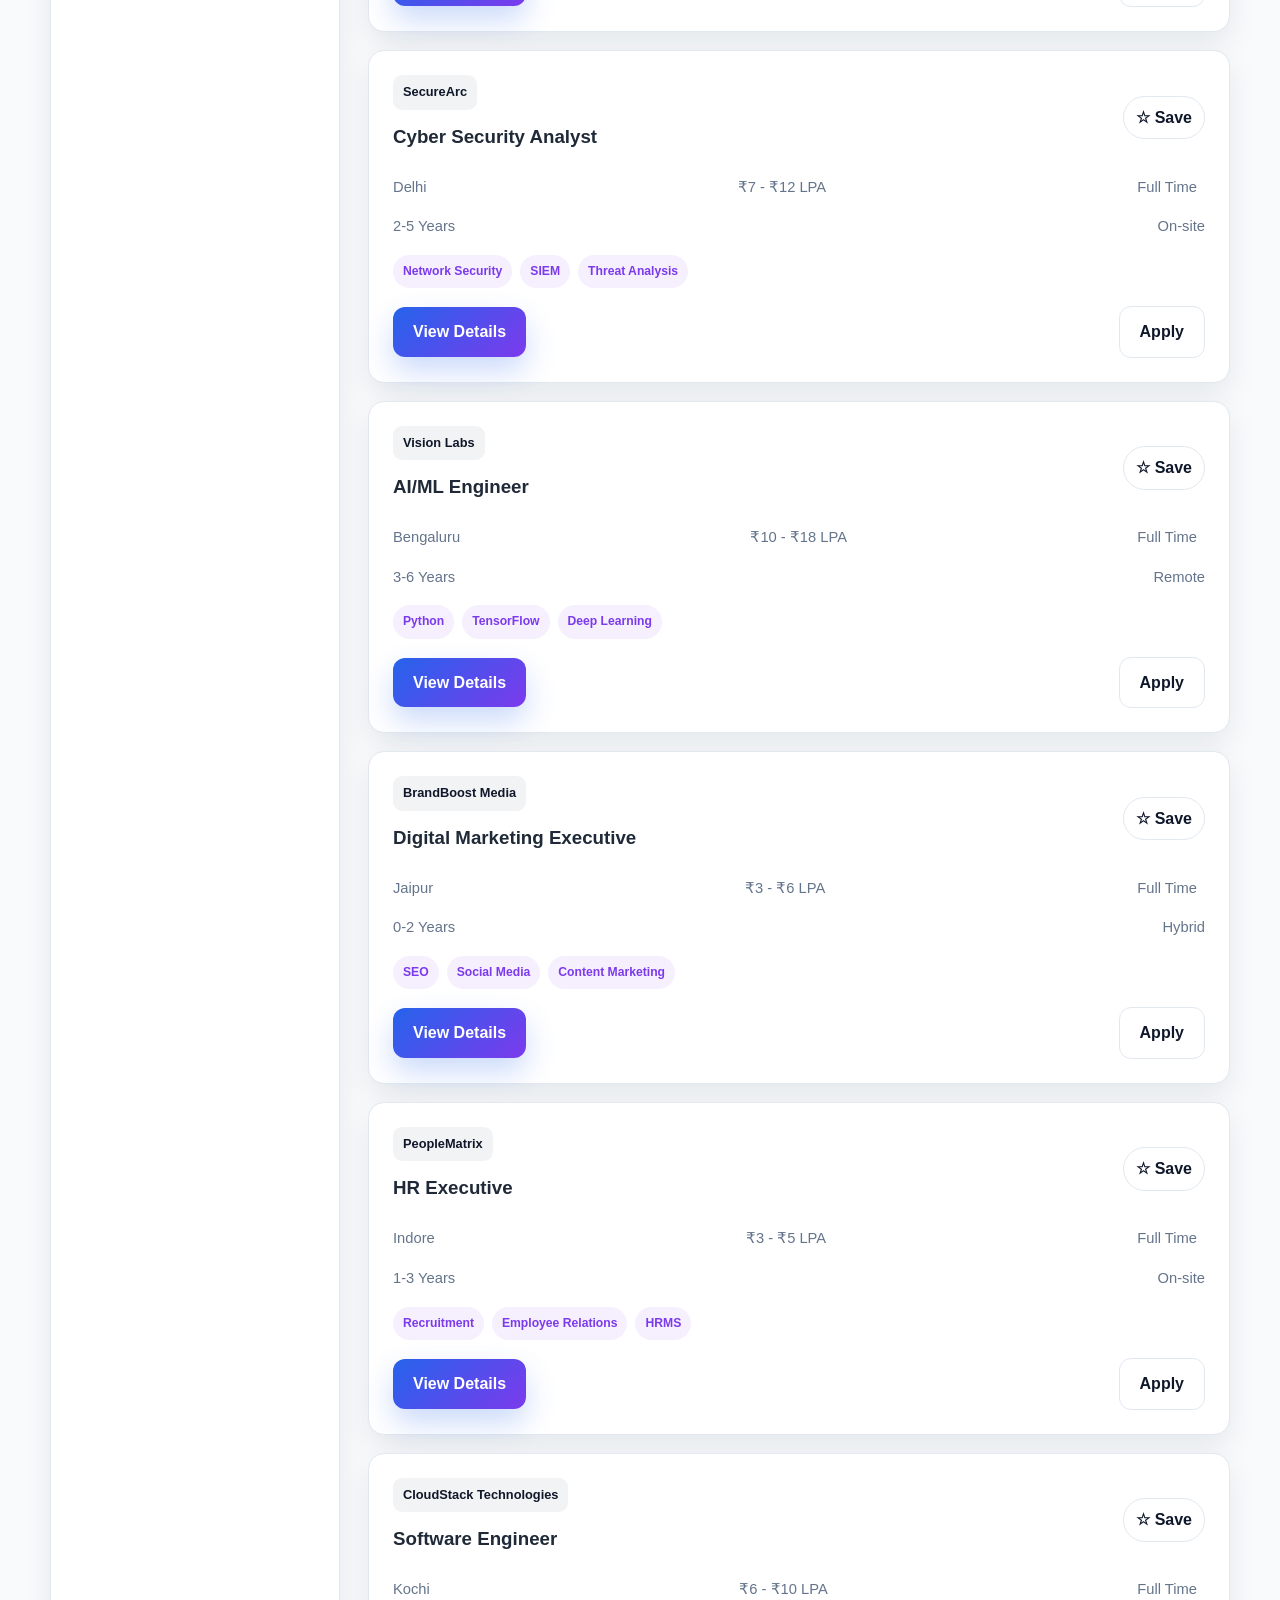
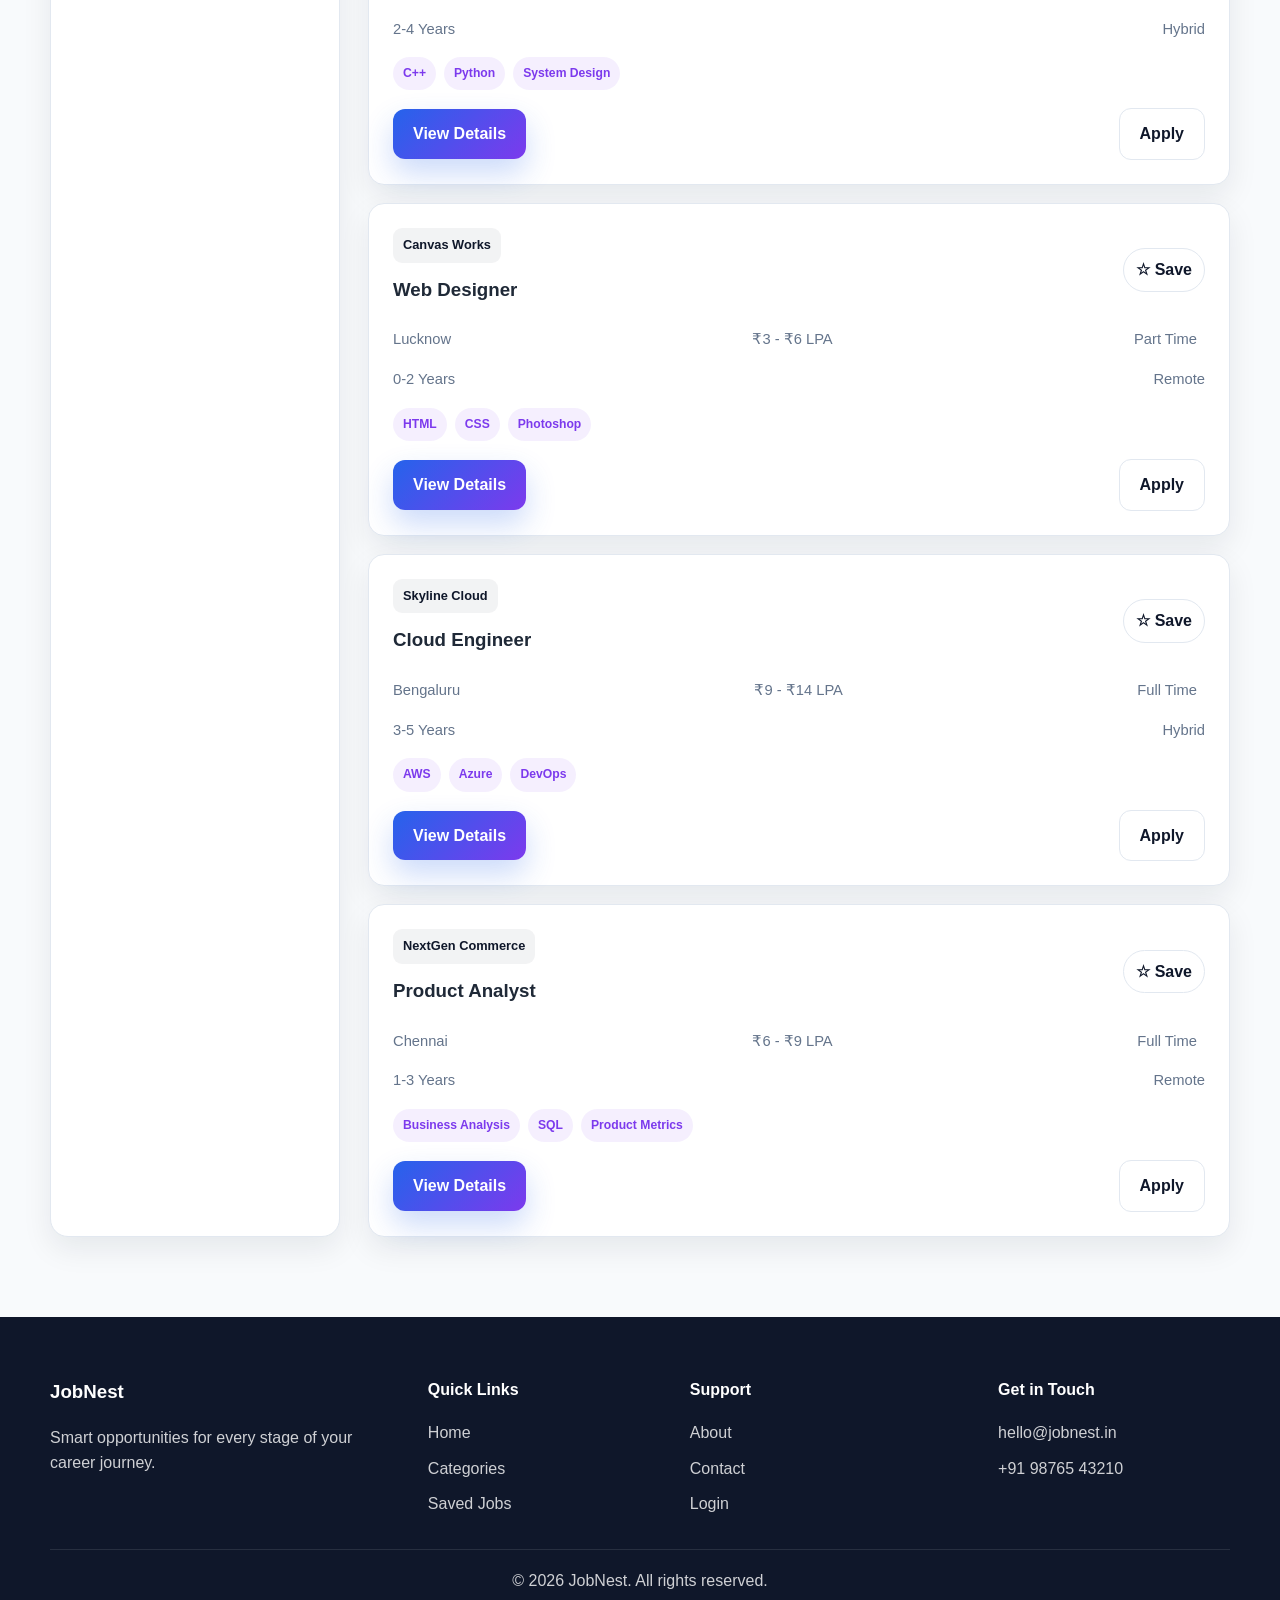
<file: jobs.html>
<!DOCTYPE html>
<html lang="en">
  <head>
    <meta charset="UTF-8" />
    <meta name="viewport" content="width=device-width, initial-scale=1.0" />
    <title>Find Jobs | JobNest</title>
    <meta name="description" content="Browse and filter job listings at JobNest." />
    <link rel="stylesheet" href="css/style.css" />
  </head>
  <body data-page="jobs">
    <header class="header">
      <nav class="navbar container">
        <a href="index.html" class="brand" aria-label="JobNest home">
          <span class="brand-mark">JN</span>
          <span>JobNest</span>
        </a>

        <ul class="nav-menu">
          <li><a class="nav-link" href="index.html">Home</a></li>
          <li><a class="nav-link active" href="jobs.html">Find Jobs</a></li>
          <li><a class="nav-link" href="categories.html">Categories</a></li>
          <li><a class="nav-link" href="saved-jobs.html">Saved Jobs</a></li>
          <li><a class="nav-link" href="applications.html">Applications</a></li>
          <li><a class="nav-link" href="about.html">About</a></li>
          <li><a class="nav-link" href="contact.html">Contact</a></li>
        </ul>

        <div class="nav-actions">
          <a class="btn btn-primary" href="login.html" data-auth-button>Login</a>
          <a class="btn btn-outline" href="register.html" data-auth-button>Register</a>
        </div>

        <button class="menu-toggle" aria-label="Toggle navigation">☰</button>
      </nav>
    </header>

    <main>
      <section class="page-hero">
        <div class="container">
          <div>
            <div class="page-crumb">Home / Jobs</div>
            <h1>Find Your Next Opportunity</h1>
          </div>
          <a class="btn btn-outline" href="index.html" style="color: white; border-color: rgba(255,255,255,0.3); background: transparent;">Back to Home</a>
        </div>
      </section>

      <section class="section">
        <div class="container filter-layout">
          <aside class="filter-sidebar">
            <h3 style="margin-bottom: 18px;">Filters</h3>

            <form id="jobsFilterForm">
              <div class="filter-group">
                <label for="jobsSearch">Search</label>
                <input class="input" id="jobsSearch" type="text" placeholder="Job title, company, skill, location" />
              </div>

              <div class="filter-group">
                <label for="filterCategory">Category</label>
                <select class="select" id="filterCategory">
                  <option value="">All categories</option>
                  <option value="Software Development">Software Development</option>
                  <option value="Web Development">Web Development</option>
                  <option value="Data Science">Data Science</option>
                  <option value="Artificial Intelligence">Artificial Intelligence</option>
                  <option value="Cyber Security">Cyber Security</option>
                  <option value="Digital Marketing">Digital Marketing</option>
                  <option value="Finance">Finance</option>
                  <option value="Human Resources">Human Resources</option>
                </select>
              </div>

              <div class="filter-group">
                <label for="filterLocation">Location</label>
                <select class="select" id="filterLocation">
                  <option value="">All locations</option>
                  <option value="Chandigarh">Chandigarh</option>
                  <option value="Bengaluru">Bengaluru</option>
                  <option value="Pune">Pune</option>
                  <option value="Hyderabad">Hyderabad</option>
                  <option value="Noida">Noida</option>
                  <option value="Gurugram">Gurugram</option>
                  <option value="Mumbai">Mumbai</option>
                  <option value="Ahmedabad">Ahmedabad</option>
                  <option value="Delhi">Delhi</option>
                  <option value="Jaipur">Jaipur</option>
                  <option value="Indore">Indore</option>
                  <option value="Kochi">Kochi</option>
                  <option value="Lucknow">Lucknow</option>
                  <option value="Chennai">Chennai</option>
                </select>
              </div>

              <div class="filter-group">
                <label for="filterType">Job Type</label>
                <select class="select" id="filterType">
                  <option value="">All types</option>
                  <option value="Full Time">Full Time</option>
                  <option value="Part Time">Part Time</option>
                  <option value="Internship">Internship</option>
                </select>
              </div>

              <div class="filter-group">
                <label for="filterExperience">Experience</label>
                <select class="select" id="filterExperience">
                  <option value="">All experience</option>
                  <option value="0-2 Years">0-2 Years</option>
                  <option value="1-3 Years">1-3 Years</option>
                  <option value="2-4 Years">2-4 Years</option>
                  <option value="2-5 Years">2-5 Years</option>
                  <option value="3-5 Years">3-5 Years</option>
                  <option value="3-6 Years">3-6 Years</option>
                </select>
              </div>

              <div class="filter-group">
                <label for="filterSalary">Salary Range</label>
                <select class="select" id="filterSalary">
                  <option value="">Any salary</option>
                  <option value="5">Under ₹5 LPA</option>
                  <option value="5-10">₹5 - ₹10 LPA</option>
                  <option value="10">₹10 LPA & above</option>
                </select>
              </div>

              <div class="filter-group">
                <label for="filterMode">Work Mode</label>
                <select class="select" id="filterMode">
                  <option value="">Any mode</option>
                  <option value="Remote">Remote</option>
                  <option value="Hybrid">Hybrid</option>
                  <option value="On-site">On-site</option>
                </select>
              </div>

              <div class="filter-group">
                <label for="sortJobs">Sort By</label>
                <select class="select" id="sortJobs">
                  <option value="relevance">Relevance</option>
                  <option value="newest">Newest</option>
                  <option value="salary-high">Salary: High to Low</option>
                  <option value="salary-low">Salary: Low to High</option>
                </select>
              </div>

              <div class="filter-actions">
                <button type="submit" class="btn btn-primary">Apply Filters</button>
                <button type="button" id="clearFilters" class="btn btn-outline">Clear Filters</button>
              </div>
            </form>
          </aside>

          <div class="jobs-panel">
            <div class="section-heading" style="margin-bottom: 20px; text-align: left;">
              <h2 style="font-size: 2rem; margin-bottom: 0;">Available Positions</h2>
              <p id="jobsCount">Loading jobs...</p>
            </div>

            <div class="jobs-list" id="jobsList"></div>
          </div>
        </div>
      </section>
    </main>

    <footer class="footer">
      <div class="container footer-grid">
        <div>
          <h3>JobNest</h3>
          <p>Smart opportunities for every stage of your career journey.</p>
        </div>
        <div>
          <h4>Quick Links</h4>
          <ul>
            <li><a href="index.html">Home</a></li>
            <li><a href="categories.html">Categories</a></li>
            <li><a href="saved-jobs.html">Saved Jobs</a></li>
          </ul>
        </div>
        <div>
          <h4>Support</h4>
          <ul>
            <li><a href="about.html">About</a></li>
            <li><a href="contact.html">Contact</a></li>
            <li><a href="login.html">Login</a></li>
          </ul>
        </div>
        <div>
          <h4>Get in Touch</h4>
          <ul>
            <li>hello@jobnest.in</li>
            <li>+91 98765 43210</li>
          </ul>
        </div>
      </div>
      <div class="container footer-bottom">© 2026 JobNest. All rights reserved.</div>
    </footer>

    <script src="js/jobs.js"></script>
    <script src="js/script.js"></script>
  </body>
</html>
</file>
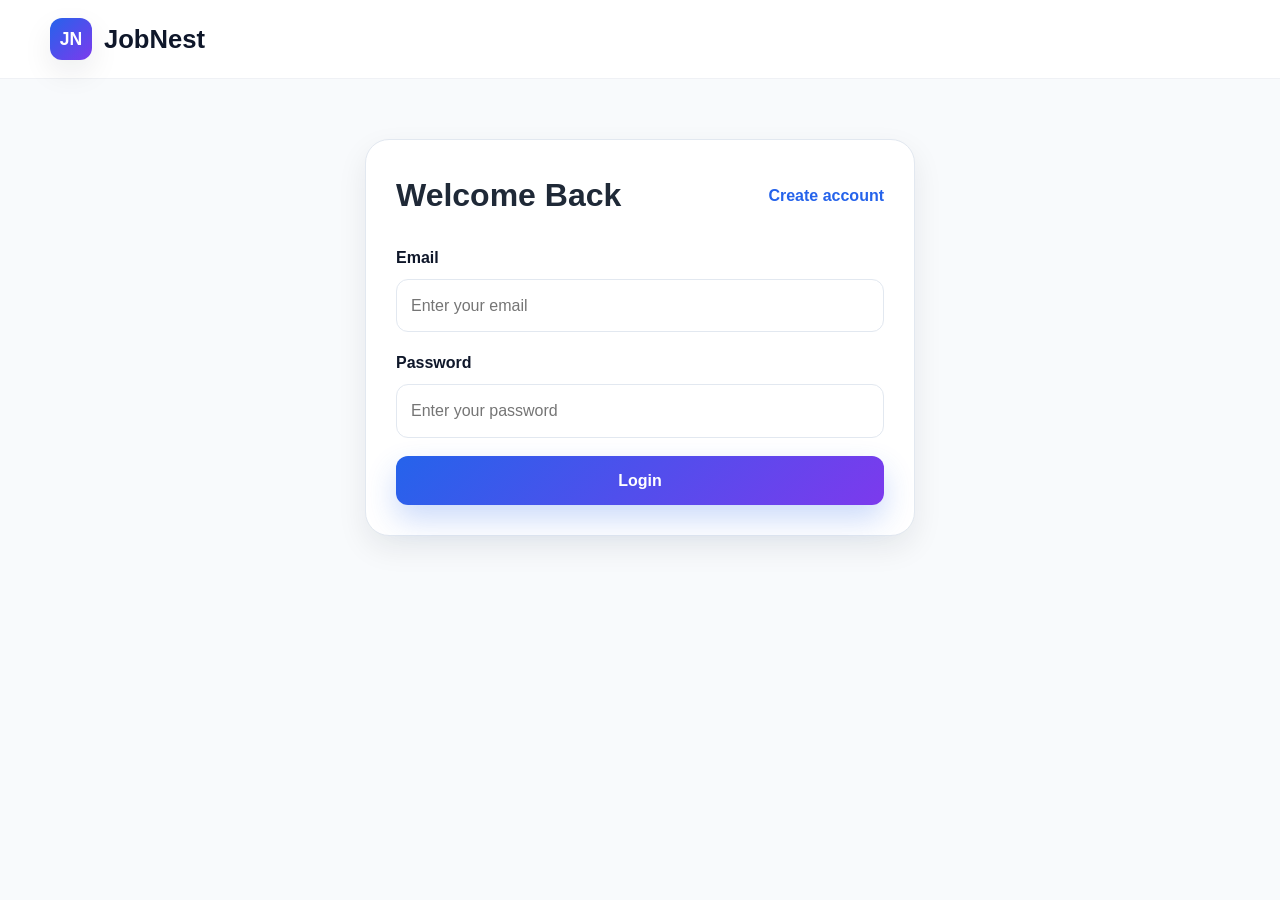
<file: login.html>
<!DOCTYPE html>
<html lang="en">
  <head>
    <meta charset="UTF-8" />
    <meta name="viewport" content="width=device-width, initial-scale=1.0" />
    <title>Login | JobNest</title>
    <meta name="description" content="Login to your JobNest account." />
    <link rel="stylesheet" href="css/style.css" />
  </head>
  <body data-page="login">
    <header class="header">
      <nav class="navbar container">
        <a href="index.html" class="brand" aria-label="JobNest home">
          <span class="brand-mark">JN</span>
          <span>JobNest</span>
        </a>
      </nav>
    </header>

    <main>
      <div class="container">
        <div class="auth-card">
          <div class="auth-header">
            <h2>Welcome Back</h2>
            <a class="small-link" href="register.html">Create account</a>
          </div>

          <form id="loginForm">
            <div class="form-group">
              <label for="loginEmail">Email</label>
              <input class="input" id="loginEmail" type="email" placeholder="Enter your email" required />
            </div>
            <div class="form-group">
              <label for="loginPassword">Password</label>
              <input class="input" id="loginPassword" type="password" placeholder="Enter your password" required />
            </div>
            <button type="submit" class="btn btn-primary" style="width: 100%;">Login</button>
            <div id="loginMessage" class="form-message"></div>
          </form>
        </div>
      </div>
    </main>

    <script src="js/jobs.js"></script>
    <script src="js/script.js"></script>
  </body>
</html>
</file>
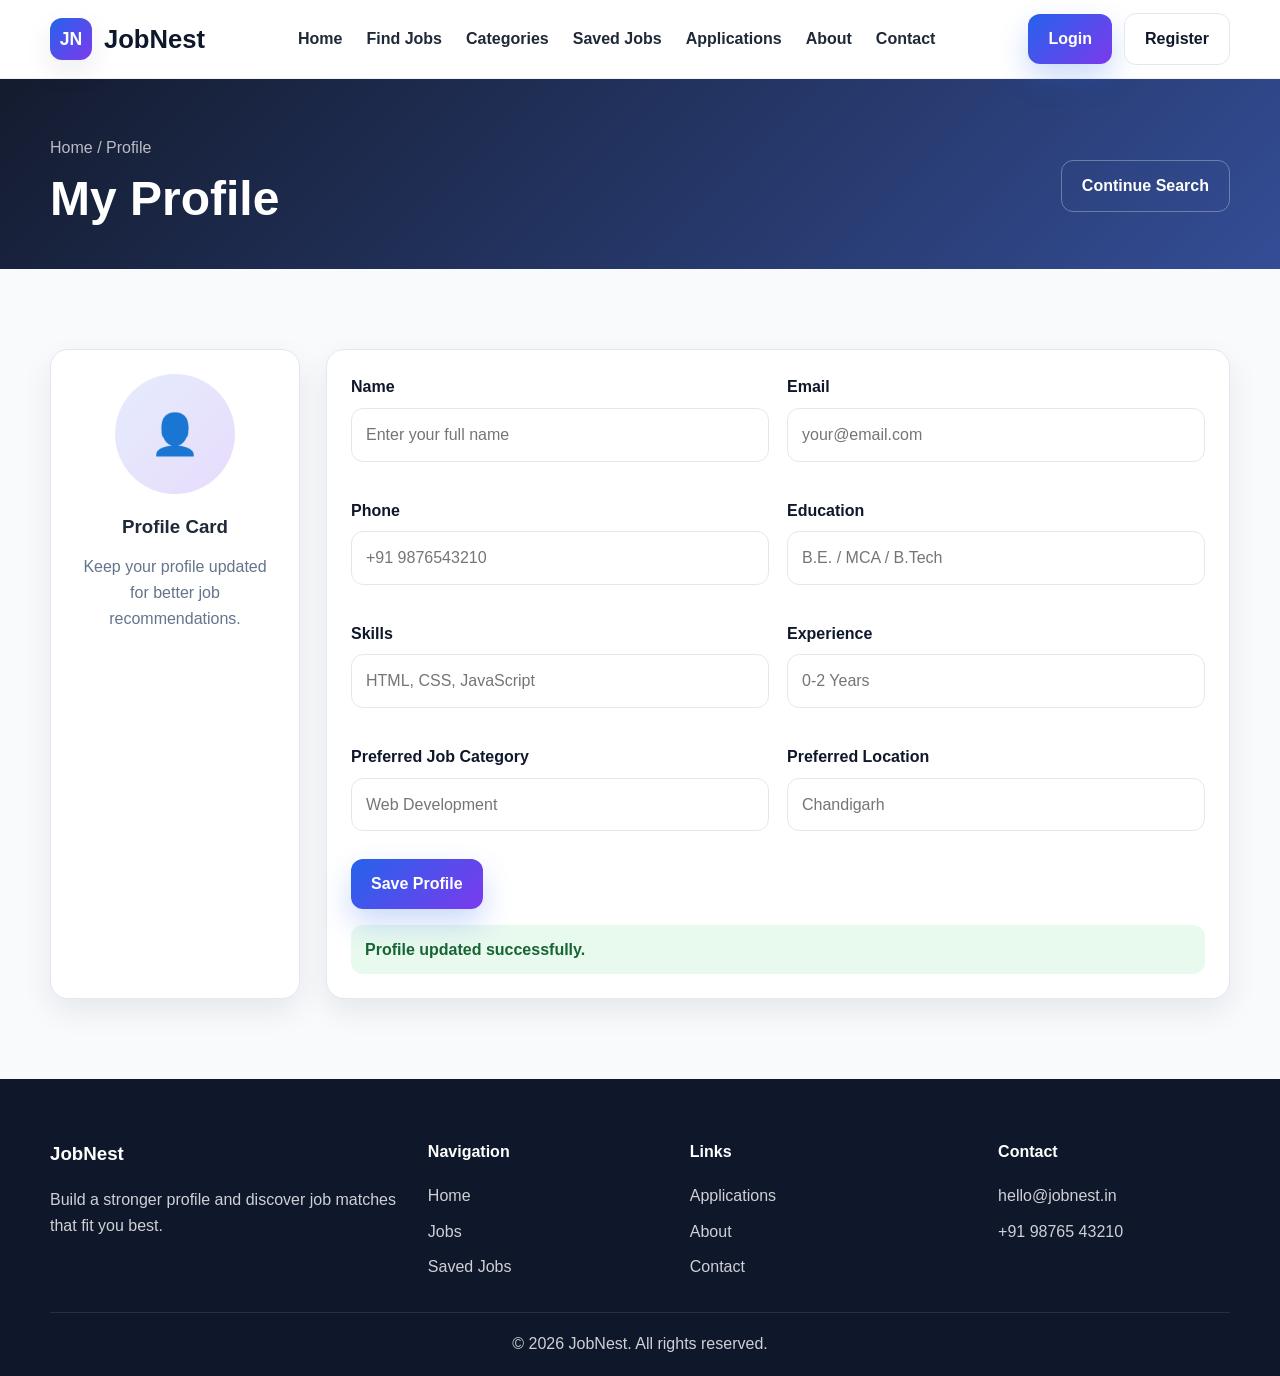
<file: profile.html>
<!DOCTYPE html>
<html lang="en">
  <head>
    <meta charset="UTF-8" />
    <meta name="viewport" content="width=device-width, initial-scale=1.0" />
    <title>Profile | JobNest</title>
    <meta name="description" content="Manage and edit your JobNest profile." />
    <link rel="stylesheet" href="css/style.css" />
  </head>
  <body data-page="profile">
    <header class="header">
      <nav class="navbar container">
        <a href="index.html" class="brand" aria-label="JobNest home">
          <span class="brand-mark">JN</span>
          <span>JobNest</span>
        </a>

        <ul class="nav-menu">
          <li><a class="nav-link" href="index.html">Home</a></li>
          <li><a class="nav-link" href="jobs.html">Find Jobs</a></li>
          <li><a class="nav-link" href="categories.html">Categories</a></li>
          <li><a class="nav-link" href="saved-jobs.html">Saved Jobs</a></li>
          <li><a class="nav-link" href="applications.html">Applications</a></li>
          <li><a class="nav-link" href="about.html">About</a></li>
          <li><a class="nav-link" href="contact.html">Contact</a></li>
        </ul>

        <div class="nav-actions">
          <a class="btn btn-primary" href="login.html" data-auth-button>Login</a>
          <a class="btn btn-outline" href="register.html" data-auth-button>Register</a>
        </div>

        <button class="menu-toggle" aria-label="Toggle navigation">☰</button>
      </nav>
    </header>

    <main>
      <section class="page-hero">
        <div class="container">
          <div>
            <div class="page-crumb">Home / Profile</div>
            <h1>My Profile</h1>
          </div>
          <a href="jobs.html" class="btn btn-outline" style="color: white; border-color: rgba(255,255,255,0.3); background: transparent;">Continue Search</a>
        </div>
      </section>

      <section class="section">
        <div class="container profile-grid">
          <aside class="profile-card">
            <div class="avatar">👤</div>
            <h3 style="text-align: center; margin-bottom: 12px;">Profile Card</h3>
            <p style="text-align: center; color: var(--muted);">Keep your profile updated for better job recommendations.</p>
          </aside>

          <div class="profile-card">
            <form id="profileForm">
              <div class="form-grid">
                <div class="form-group">
                  <label for="name">Name</label>
                  <input class="input" id="name" name="name" type="text" placeholder="Enter your full name" />
                </div>
                <div class="form-group">
                  <label for="email">Email</label>
                  <input class="input" id="email" name="email" type="email" placeholder="your@email.com" />
                </div>
                <div class="form-group">
                  <label for="phone">Phone</label>
                  <input class="input" id="phone" name="phone" type="tel" placeholder="+91 9876543210" />
                </div>
                <div class="form-group">
                  <label for="education">Education</label>
                  <input class="input" id="education" name="education" type="text" placeholder="B.E. / MCA / B.Tech" />
                </div>
                <div class="form-group">
                  <label for="skills">Skills</label>
                  <input class="input" id="skills" name="skills" type="text" placeholder="HTML, CSS, JavaScript" />
                </div>
                <div class="form-group">
                  <label for="experience">Experience</label>
                  <input class="input" id="experience" name="experience" type="text" placeholder="0-2 Years" />
                </div>
                <div class="form-group">
                  <label for="preferredCategory">Preferred Job Category</label>
                  <input class="input" id="preferredCategory" name="preferredCategory" type="text" placeholder="Web Development" />
                </div>
                <div class="form-group">
                  <label for="preferredLocation">Preferred Location</label>
                  <input class="input" id="preferredLocation" name="preferredLocation" type="text" placeholder="Chandigarh" />
                </div>
              </div>

              <div class="form-actions" style="justify-content: flex-start; margin-top: 10px;">
                <button type="submit" class="btn btn-primary">Save Profile</button>
              </div>
              <div id="profileMessage" class="form-message success">Profile updated successfully.</div>
            </form>
          </div>
        </div>
      </section>
    </main>

    <footer class="footer">
      <div class="container footer-grid">
        <div>
          <h3>JobNest</h3>
          <p>Build a stronger profile and discover job matches that fit you best.</p>
        </div>
        <div>
          <h4>Navigation</h4>
          <ul>
            <li><a href="index.html">Home</a></li>
            <li><a href="jobs.html">Jobs</a></li>
            <li><a href="saved-jobs.html">Saved Jobs</a></li>
          </ul>
        </div>
        <div>
          <h4>Links</h4>
          <ul>
            <li><a href="applications.html">Applications</a></li>
            <li><a href="about.html">About</a></li>
            <li><a href="contact.html">Contact</a></li>
          </ul>
        </div>
        <div>
          <h4>Contact</h4>
          <ul>
            <li>hello@jobnest.in</li>
            <li>+91 98765 43210</li>
          </ul>
        </div>
      </div>
      <div class="container footer-bottom">© 2026 JobNest. All rights reserved.</div>
    </footer>

    <script src="js/jobs.js"></script>
    <script src="js/script.js"></script>
  </body>
</html>
</file>
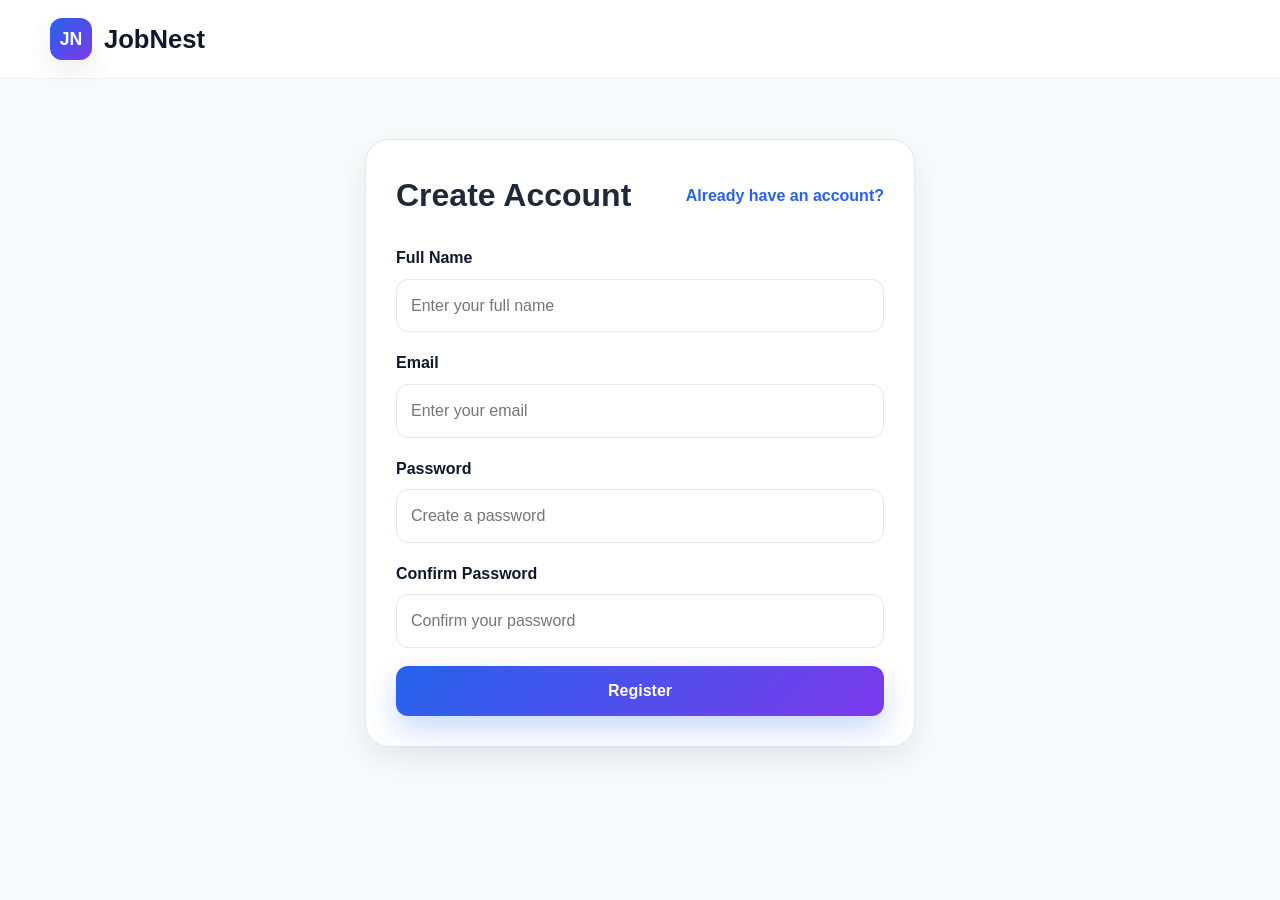
<file: register.html>
<!DOCTYPE html>
<html lang="en">
  <head>
    <meta charset="UTF-8" />
    <meta name="viewport" content="width=device-width, initial-scale=1.0" />
    <title>Register | JobNest</title>
    <meta name="description" content="Create a JobNest account." />
    <link rel="stylesheet" href="css/style.css" />
  </head>
  <body data-page="register">
    <header class="header">
      <nav class="navbar container">
        <a href="index.html" class="brand" aria-label="JobNest home">
          <span class="brand-mark">JN</span>
          <span>JobNest</span>
        </a>
      </nav>
    </header>

    <main>
      <div class="container">
        <div class="auth-card">
          <div class="auth-header">
            <h2>Create Account</h2>
            <a class="small-link" href="login.html">Already have an account?</a>
          </div>

          <form id="registerForm">
            <div class="form-group">
              <label for="registerName">Full Name</label>
              <input class="input" id="registerName" type="text" placeholder="Enter your full name" required />
            </div>
            <div class="form-group">
              <label for="registerEmail">Email</label>
              <input class="input" id="registerEmail" type="email" placeholder="Enter your email" required />
            </div>
            <div class="form-group">
              <label for="registerPassword">Password</label>
              <input class="input" id="registerPassword" type="password" placeholder="Create a password" required />
            </div>
            <div class="form-group">
              <label for="registerConfirmPassword">Confirm Password</label>
              <input class="input" id="registerConfirmPassword" type="password" placeholder="Confirm your password" required />
            </div>
            <button type="submit" class="btn btn-primary" style="width: 100%;">Register</button>
            <div id="registerMessage" class="form-message"></div>
          </form>
        </div>
      </div>
    </main>

    <script src="js/jobs.js"></script>
    <script src="js/script.js"></script>
  </body>
</html>
</file>
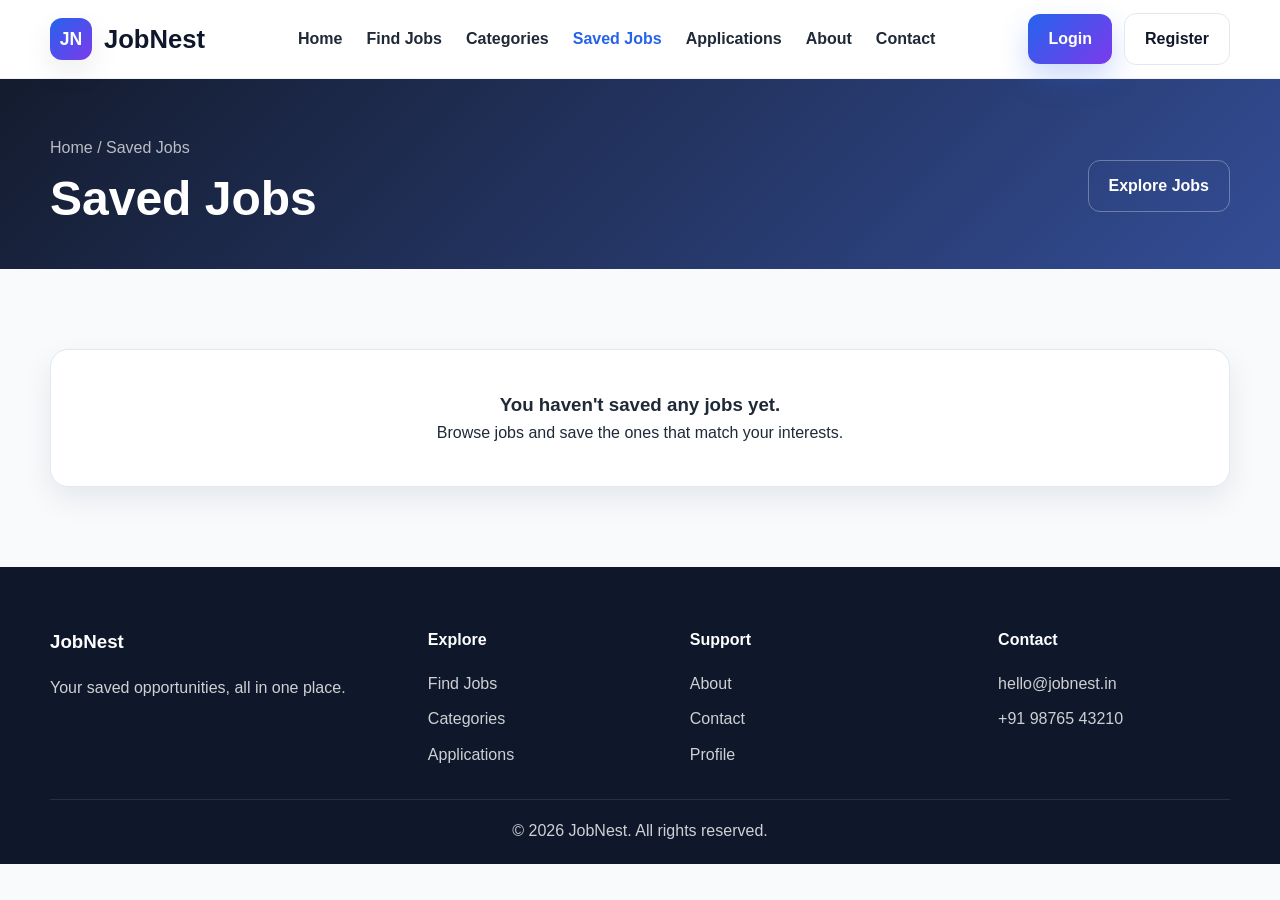
<file: saved-jobs.html>
<!DOCTYPE html>
<html lang="en">
  <head>
    <meta charset="UTF-8" />
    <meta name="viewport" content="width=device-width, initial-scale=1.0" />
    <title>Saved Jobs | JobNest</title>
    <meta name="description" content="View your bookmarked job opportunities." />
    <link rel="stylesheet" href="css/style.css" />
  </head>
  <body data-page="saved-jobs">
    <header class="header">
      <nav class="navbar container">
        <a href="index.html" class="brand" aria-label="JobNest home">
          <span class="brand-mark">JN</span>
          <span>JobNest</span>
        </a>

        <ul class="nav-menu">
          <li><a class="nav-link" href="index.html">Home</a></li>
          <li><a class="nav-link" href="jobs.html">Find Jobs</a></li>
          <li><a class="nav-link" href="categories.html">Categories</a></li>
          <li><a class="nav-link active" href="saved-jobs.html">Saved Jobs</a></li>
          <li><a class="nav-link" href="applications.html">Applications</a></li>
          <li><a class="nav-link" href="about.html">About</a></li>
          <li><a class="nav-link" href="contact.html">Contact</a></li>
        </ul>

        <div class="nav-actions">
          <a class="btn btn-primary" href="login.html" data-auth-button>Login</a>
          <a class="btn btn-outline" href="register.html" data-auth-button>Register</a>
        </div>

        <button class="menu-toggle" aria-label="Toggle navigation">☰</button>
      </nav>
    </header>

    <main>
      <section class="page-hero">
        <div class="container">
          <div>
            <div class="page-crumb">Home / Saved Jobs</div>
            <h1>Saved Jobs</h1>
          </div>
          <a href="jobs.html" class="btn btn-outline" style="color: white; border-color: rgba(255,255,255,0.3); background: transparent;">Explore Jobs</a>
        </div>
      </section>

      <section class="section">
        <div class="container">
          <div class="jobs-list" id="savedJobsList"></div>
        </div>
      </section>
    </main>

    <footer class="footer">
      <div class="container footer-grid">
        <div>
          <h3>JobNest</h3>
          <p>Your saved opportunities, all in one place.</p>
        </div>
        <div>
          <h4>Explore</h4>
          <ul>
            <li><a href="jobs.html">Find Jobs</a></li>
            <li><a href="categories.html">Categories</a></li>
            <li><a href="applications.html">Applications</a></li>
          </ul>
        </div>
        <div>
          <h4>Support</h4>
          <ul>
            <li><a href="about.html">About</a></li>
            <li><a href="contact.html">Contact</a></li>
            <li><a href="profile.html">Profile</a></li>
          </ul>
        </div>
        <div>
          <h4>Contact</h4>
          <ul>
            <li>hello@jobnest.in</li>
            <li>+91 98765 43210</li>
          </ul>
        </div>
      </div>
      <div class="container footer-bottom">© 2026 JobNest. All rights reserved.</div>
    </footer>

    <script src="js/jobs.js"></script>
    <script src="js/script.js"></script>
  </body>
</html>
</file>
<file: css/style.css>
:root {
  --primary: #0f172a;
  --primary-soft: #1e3a8a;
  --secondary: #2563eb;
  --accent: #7c3aed;
  --bg: #f8fafc;
  --card: #ffffff;
  --text: #1f2937;
  --muted: #64748b;
  --line: #e2e8f0;
  --success: #22c55e;
  --warning: #f59e0b;
  --danger: #ef4444;
  --shadow: 0 12px 30px rgba(15, 23, 42, 0.08);
  --radius: 16px;
}

* {
  box-sizing: border-box;
  margin: 0;
  padding: 0;
}

html {
  scroll-behavior: smooth;
}

body {
  font-family: 'Segoe UI', Tahoma, Geneva, Verdana, sans-serif;
  background: var(--bg);
  color: var(--text);
  line-height: 1.6;
}

a {
  text-decoration: none;
  color: inherit;
}

img {
  max-width: 100%;
  display: block;
}

button,
input,
select,
textarea {
  font: inherit;
}

.container {
  width: min(1180px, calc(100% - 32px));
  margin: 0 auto;
}

.section {
  padding: 80px 0;
}

.section-heading {
  text-align: center;
  margin-bottom: 38px;
}

.section-heading h2 {
  font-size: clamp(2rem, 4vw, 2.8rem);
  margin-bottom: 10px;
}

.section-heading p {
  color: var(--muted);
  max-width: 700px;
  margin: 0 auto;
}

.topbar {
  background: rgba(15, 23, 42, 0.96);
  color: white;
  padding: 14px 0;
}

.topbar-inner {
  display: flex;
  justify-content: space-between;
  align-items: center;
  gap: 20px;
  font-size: 0.92rem;
}

.topbar-info {
  display: flex;
  gap: 18px;
  align-items: center;
  flex-wrap: wrap;
}

.header {
  position: sticky;
  top: 0;
  z-index: 1000;
  background: rgba(255, 255, 255, 0.96);
  backdrop-filter: blur(14px);
  border-bottom: 1px solid rgba(148, 163, 184, 0.15);
}

.navbar {
  display: flex;
  justify-content: space-between;
  align-items: center;
  min-height: 78px;
  gap: 20px;
}

.brand {
  display: flex;
  align-items: center;
  gap: 12px;
  font-weight: 700;
  font-size: 1.6rem;
  color: var(--primary);
}

.brand-mark {
  width: 42px;
  height: 42px;
  border-radius: 12px;
  background: linear-gradient(135deg, var(--secondary), var(--accent));
  color: white;
  display: grid;
  place-items: center;
  font-size: 1.1rem;
  box-shadow: var(--shadow);
}

.nav-menu {
  display: flex;
  align-items: center;
  gap: 24px;
  list-style: none;
}

.nav-link {
  color: var(--text);
  font-weight: 600;
  position: relative;
  transition: 0.25s ease;
}

.nav-link:hover,
.nav-link.active {
  color: var(--secondary);
}

.nav-actions {
  display: flex;
  align-items: center;
  gap: 12px;
  flex-wrap: wrap;
}

.profile-pill {
  padding: 10px 16px;
  border-radius: 999px;
  background: rgba(37, 99, 235, 0.08);
  color: var(--primary-soft);
}

.btn {
  display: inline-flex;
  align-items: center;
  justify-content: center;
  gap: 8px;
  border: none;
  border-radius: 12px;
  padding: 12px 20px;
  font-weight: 700;
  cursor: pointer;
  transition: 0.25s ease;
}

.btn:hover {
  transform: translateY(-1px);
}

.btn-primary {
  background: linear-gradient(135deg, var(--secondary), var(--accent));
  color: white;
  box-shadow: 0 14px 30px rgba(37, 99, 235, 0.24);
}

.btn-outline {
  background: white;
  color: var(--primary);
  border: 1px solid var(--line);
}

.btn-secondary {
  background: rgba(37, 99, 235, 0.12);
  color: var(--secondary);
}

.menu-toggle {
  display: none;
  width: 46px;
  height: 46px;
  border: 1px solid var(--line);
  border-radius: 12px;
  background: white;
  cursor: pointer;
}

.hero {
  position: relative;
  background: linear-gradient(135deg, rgba(15, 23, 42, 0.96), rgba(37, 99, 235, 0.78));
  color: white;
  padding: 90px 0 70px;
  overflow: hidden;
}

.hero::before {
  content: "";
  position: absolute;
  inset: 0;
  background: radial-gradient(circle at top right, rgba(124, 58, 237, 0.28), transparent 32%);
}

.hero-inner {
  position: relative;
  display: grid;
  grid-template-columns: 1.2fr 0.8fr;
  gap: 48px;
  align-items: center;
}

.hero-copy h1 {
  font-size: clamp(2.8rem, 5vw, 4.4rem);
  line-height: 1.08;
  margin-bottom: 18px;
}

.hero-copy p {
  max-width: 620px;
  color: rgba(255, 255, 255, 0.85);
  font-size: 1.08rem;
  margin-bottom: 28px;
}

.hero-search {
  background: rgba(255, 255, 255, 0.12);
  border: 1px solid rgba(255, 255, 255, 0.15);
  border-radius: 24px;
  padding: 18px;
  display: grid;
  grid-template-columns: repeat(4, minmax(0, 1fr));
  gap: 14px;
}

.input-wrap {
  display: flex;
  flex-direction: column;
  gap: 8px;
  color: white;
}

.input-wrap label {
  font-size: 0.78rem;
  letter-spacing: 0.04em;
  text-transform: uppercase;
  color: rgba(255, 255, 255, 0.75);
}

.input,
.select,
.textarea {
  width: 100%;
  border: 1px solid var(--line);
  background: rgba(255, 255, 255, 0.94);
  padding: 13px 14px;
  border-radius: 12px;
  color: var(--text);
}

.hero-search .btn {
  align-self: end;
  min-height: 50px;
}

.hero-card {
  background: rgba(255, 255, 255, 0.1);
  border: 1px solid rgba(255, 255, 255, 0.18);
  border-radius: 22px;
  backdrop-filter: blur(10px);
  padding: 24px;
  box-shadow: var(--shadow);
}

.feature-panel {
  background: white;
  border-radius: 18px;
  color: var(--text);
  padding: 22px;
  box-shadow: var(--shadow);
}

.feature-panel p {
  color: var(--muted);
  margin-bottom: 12px;
}

.quick-stats {
  display: grid;
  grid-template-columns: repeat(3, minmax(0, 1fr));
  gap: 12px;
  margin-top: 20px;
}

.stat-box {
  background: rgba(37, 99, 235, 0.05);
  border-radius: 14px;
  padding: 16px;
}

.stat-box strong {
  display: block;
  color: var(--primary);
  font-size: 1.5rem;
  margin-bottom: 8px;
}

.badge {
  display: inline-flex;
  align-items: center;
  border-radius: 999px;
  padding: 7px 12px;
  font-size: 0.76rem;
  font-weight: 700;
}

.badge-blue {
  background: rgba(37, 99, 235, 0.12);
  color: var(--secondary);
}

.grid-3,
.grid-4 {
  display: grid;
  gap: 22px;
}

.grid-3 {
  grid-template-columns: repeat(3, minmax(0, 1fr));
}

.grid-4 {
  grid-template-columns: repeat(4, minmax(0, 1fr));
}

.category-card {
  background: var(--card);
  border-radius: var(--radius);
  border: 1px solid var(--line);
  box-shadow: var(--shadow);
  padding: 26px 20px;
  text-align: left;
  transition: transform 0.25s ease, box-shadow 0.25s ease;
  cursor: pointer;
}

.category-card:hover,
.job-card:hover {
  transform: translateY(-4px);
  box-shadow: 0 18px 30px rgba(15, 23, 42, 0.12);
}

.category-icon {
  width: 54px;
  height: 54px;
  display: grid;
  place-items: center;
  border-radius: 16px;
  background: linear-gradient(135deg, rgba(37, 99, 235, 0.12), rgba(124, 58, 237, 0.18));
  color: var(--secondary);
  font-size: 1.5rem;
  margin-bottom: 18px;
}

.category-card h3,
.job-card h3,
.application-item h3 {
  margin-bottom: 8px;
}

.category-card p,
.job-card p,
.application-item p {
  color: var(--muted);
}

.job-card {
  background: var(--card);
  border-radius: var(--radius);
  border: 1px solid var(--line);
  padding: 24px;
  box-shadow: var(--shadow);
  transition: 0.25s ease;
}

.job-top-row,
.job-meta-row,
.job-details-meta,
.job-card-actions,
.modal-header,
.form-actions,
.application-item,
.job-detail-header,
.job-detail-actions,
.auth-header {
  display: flex;
  align-items: center;
  justify-content: space-between;
  gap: 12px;
}

.company-tag {
  display: inline-block;
  background: rgba(15, 23, 42, 0.05);
  color: var(--primary);
  padding: 7px 10px;
  border-radius: 9px;
  font-size: 0.8rem;
  font-weight: 700;
  margin-bottom: 12px;
}

.job-meta-row,
.job-details-meta {
  flex-wrap: wrap;
  color: var(--muted);
  font-size: 0.92rem;
  margin: 16px 0;
}

.skill-list {
  display: flex;
  flex-wrap: wrap;
  gap: 8px;
  margin: 14px 0 18px;
}

.skill-tag {
  padding: 7px 10px;
  border-radius: 999px;
  background: rgba(124, 58, 237, 0.08);
  color: var(--accent);
  font-size: 0.76rem;
  font-weight: 700;
}

.save-btn {
  border: 1px solid var(--line);
  background: white;
  padding: 8px 12px;
  border-radius: 999px;
  font-weight: 700;
  cursor: pointer;
  color: var(--primary);
}

.save-btn.saved {
  background: rgba(124, 58, 237, 0.12);
  color: var(--accent);
  border-color: rgba(124, 58, 237, 0.2);
}

.feature-grid {
  display: grid;
  grid-template-columns: repeat(4, minmax(0, 1fr));
  gap: 22px;
}

.feature-item {
  background: white;
  border: 1px solid var(--line);
  border-radius: 18px;
  padding: 28px 22px;
  text-align: center;
  box-shadow: var(--shadow);
}

.feature-icon {
  width: 64px;
  height: 64px;
  margin: 0 auto 18px;
  border-radius: 16px;
  background: linear-gradient(135deg, rgba(37, 99, 235, 0.14), rgba(124, 58, 237, 0.18));
  display: grid;
  place-items: center;
  color: var(--secondary);
  font-size: 1.6rem;
}

.stats-section {
  background: var(--primary);
  color: white;
}

.stats-grid {
  display: grid;
  grid-template-columns: repeat(4, minmax(0, 1fr));
  gap: 20px;
}

.stat-card {
  background: rgba(255, 255, 255, 0.04);
  border: 1px solid rgba(255, 255, 255, 0.1);
  border-radius: 18px;
  padding: 28px 18px;
  text-align: center;
}

.stat-card strong {
  display: block;
  font-size: clamp(2rem, 4vw, 2.6rem);
  margin-bottom: 10px;
}

.page-hero {
  background: linear-gradient(135deg, rgba(15, 23, 42, 0.98), rgba(30, 58, 138, 0.9));
  color: white;
  padding: 56px 0 32px;
}

.page-hero .container {
  display: flex;
  align-items: center;
  justify-content: space-between;
  gap: 18px;
}

.page-hero h1 {
  font-size: clamp(2.2rem, 4vw, 3rem);
}

.page-crumb {
  color: rgba(255, 255, 255, 0.7);
}

.page-panel {
  background: white;
  border-radius: 22px;
  border: 1px solid var(--line);
  box-shadow: var(--shadow);
  padding: 26px;
}

.filter-layout {
  display: grid;
  grid-template-columns: 290px 1fr;
  gap: 28px;
}

.filter-sidebar {
  background: white;
  border: 1px solid var(--line);
  border-radius: 18px;
  box-shadow: var(--shadow);
  padding: 24px;
}

.filter-group {
  margin-bottom: 18px;
}

.filter-group label {
  display: block;
  margin-bottom: 8px;
  font-weight: 700;
  color: var(--primary);
}

.filter-actions {
  display: flex;
  flex-direction: column;
  gap: 12px;
  margin-top: 22px;
}

.jobs-list {
  display: grid;
  gap: 18px;
}

.empty-state {
  background: white;
  border: 1px solid var(--line);
  border-radius: 18px;
  padding: 40px 20px;
  text-align: center;
  box-shadow: var(--shadow);
}

.detail-card {
  background: white;
  border-radius: 20px;
  border: 1px solid var(--line);
  box-shadow: var(--shadow);
  padding: 24px;
}

.job-detail-header {
  align-items: flex-start;
  margin-bottom: 26px;
}

.job-detail-header h1 {
  margin: 12px 0 8px;
  font-size: clamp(2rem, 4vw, 2.8rem);
}

.job-meta-row span,
.job-detail-header .job-meta-row span {
  position: relative;
  padding-right: 8px;
}

.job-detail-grid {
  display: grid;
  grid-template-columns: repeat(2, minmax(0, 1fr));
  gap: 20px;
  margin-bottom: 20px;
}

.detail-list,
.check-list {
  list-style: none;
  display: grid;
  gap: 10px;
  margin-top: 18px;
}

.check-list li {
  position: relative;
  padding-left: 24px;
}

.check-list li::before {
  content: "✓";
  position: absolute;
  left: 0;
  color: var(--success);
  font-weight: 700;
}

.application-item {
  background: white;
  border: 1px solid var(--line);
  border-radius: 16px;
  padding: 20px 22px;
  box-shadow: var(--shadow);
  margin-bottom: 16px;
}

.application-meta {
  display: flex;
  align-items: center;
  gap: 10px;
  flex-wrap: wrap;
  color: var(--muted);
}

.status-pill {
  display: inline-flex;
  align-items: center;
  justify-content: center;
  border-radius: 999px;
  padding: 7px 12px;
  font-size: 0.72rem;
  font-weight: 700;
}

.status-applied {
  background: rgba(37, 99, 235, 0.1);
  color: var(--secondary);
}

.status-under-review {
  background: rgba(245, 158, 11, 0.12);
  color: var(--warning);
}

.status-shortlisted {
  background: rgba(34, 197, 94, 0.14);
  color: var(--success);
}

.profile-grid {
  display: grid;
  grid-template-columns: 250px 1fr;
  gap: 26px;
}

.profile-card {
  background: white;
  border: 1px solid var(--line);
  border-radius: 18px;
  padding: 24px;
  box-shadow: var(--shadow);
}

.avatar {
  width: 120px;
  height: 120px;
  border-radius: 50%;
  background: linear-gradient(135deg, rgba(37, 99, 235, 0.12), rgba(124, 58, 237, 0.18));
  color: var(--secondary);
  display: grid;
  place-items: center;
  font-size: 2.5rem;
  margin: 0 auto 18px;
}

.form-grid {
  display: grid;
  grid-template-columns: repeat(2, minmax(0, 1fr));
  gap: 18px;
}

.form-group {
  display: flex;
  flex-direction: column;
  gap: 8px;
  margin-bottom: 18px;
}

.form-group label {
  font-weight: 700;
  color: var(--primary);
}

.form-message {
  display: none;
  margin-top: 16px;
  border-radius: 12px;
  padding: 12px 14px;
  font-weight: 600;
}

.form-message.success {
  display: block;
  background: rgba(34, 197, 94, 0.1);
  color: #166534;
}

.form-message.error {
  display: block;
  background: rgba(239, 68, 68, 0.1);
  color: #991b1b;
}

.auth-card {
  max-width: 550px;
  margin: 60px auto;
  background: white;
  border-radius: 24px;
  border: 1px solid var(--line);
  box-shadow: var(--shadow);
  padding: 30px;
}

.auth-header {
  margin-bottom: 24px;
}

.auth-header h2 {
  font-size: 2rem;
}

.small-link {
  color: var(--secondary);
  font-weight: 700;
}

.contact-card {
  background: white;
  border: 1px solid var(--line);
  border-radius: 20px;
  box-shadow: var(--shadow);
  padding: 28px;
}

.footer {
  background: #0f172a;
  color: rgba(255, 255, 255, 0.8);
  padding: 60px 0 20px;
}

.footer-grid {
  display: grid;
  grid-template-columns: 1.5fr 1fr 1.2fr 1fr;
  gap: 30px;
}

.footer h3,
.footer h4 {
  color: white;
  margin-bottom: 18px;
}

.footer ul {
  list-style: none;
  display: grid;
  gap: 10px;
}

.footer-bottom {
  border-top: 1px solid rgba(255, 255, 255, 0.1);
  margin-top: 32px;
  padding-top: 18px;
  text-align: center;
}

.social-links {
  display: flex;
  gap: 12px;
  margin-top: 12px;
}

.social-links a {
  width: 38px;
  height: 38px;
  display: grid;
  place-items: center;
  border-radius: 50%;
  background: rgba(255, 255, 255, 0.08);
  color: white;
}

.modal {
  position: fixed;
  inset: 0;
  background: rgba(15, 23, 42, 0.55);
  display: grid;
  place-items: center;
  z-index: 2000;
}

.modal.hidden {
  display: none;
}

.modal-content {
  width: min(700px, calc(100% - 24px));
  background: white;
  border-radius: 20px;
  box-shadow: 0 30px 60px rgba(15, 23, 42, 0.2);
  padding: 24px;
}

.modal-close {
  border: none;
  background: transparent;
  font-size: 2rem;
  line-height: 1;
  cursor: pointer;
}

@media (max-width: 980px) {
  .hero-inner,
  .filter-layout,
  .profile-grid,
  .footer-grid {
    grid-template-columns: 1fr;
  }

  .feature-grid,
  .grid-3,
  .grid-4,
  .stats-grid {
    grid-template-columns: repeat(2, minmax(0, 1fr));
  }

  .page-hero .container {
    flex-direction: column;
    align-items: flex-start;
  }
}

@media (max-width: 760px) {
  .menu-toggle {
    display: inline-flex;
    align-items: center;
    justify-content: center;
  }

  .nav-menu {
    position: absolute;
    top: 78px;
    left: 16px;
    right: 16px;
    background: white;
    border-radius: 16px;
    box-shadow: var(--shadow);
    padding: 18px;
    display: none;
    flex-direction: column;
    align-items: flex-start;
    border: 1px solid var(--line);
  }

  .nav-menu.active {
    display: flex;
  }

  .hero-search,
  .form-grid,
  .grid-3,
  .grid-4,
  .feature-grid,
  .stats-grid {
    grid-template-columns: 1fr;
  }

  .job-card-actions,
  .job-detail-header,
  .application-item,
  .auth-header,
  .navbar,
  .topbar-inner {
    flex-direction: column;
    align-items: flex-start;
  }

  .nav-actions {
    width: 100%;
    justify-content: flex-start;
  }

  .section {
    padding: 60px 0;
  }
}
</file>
